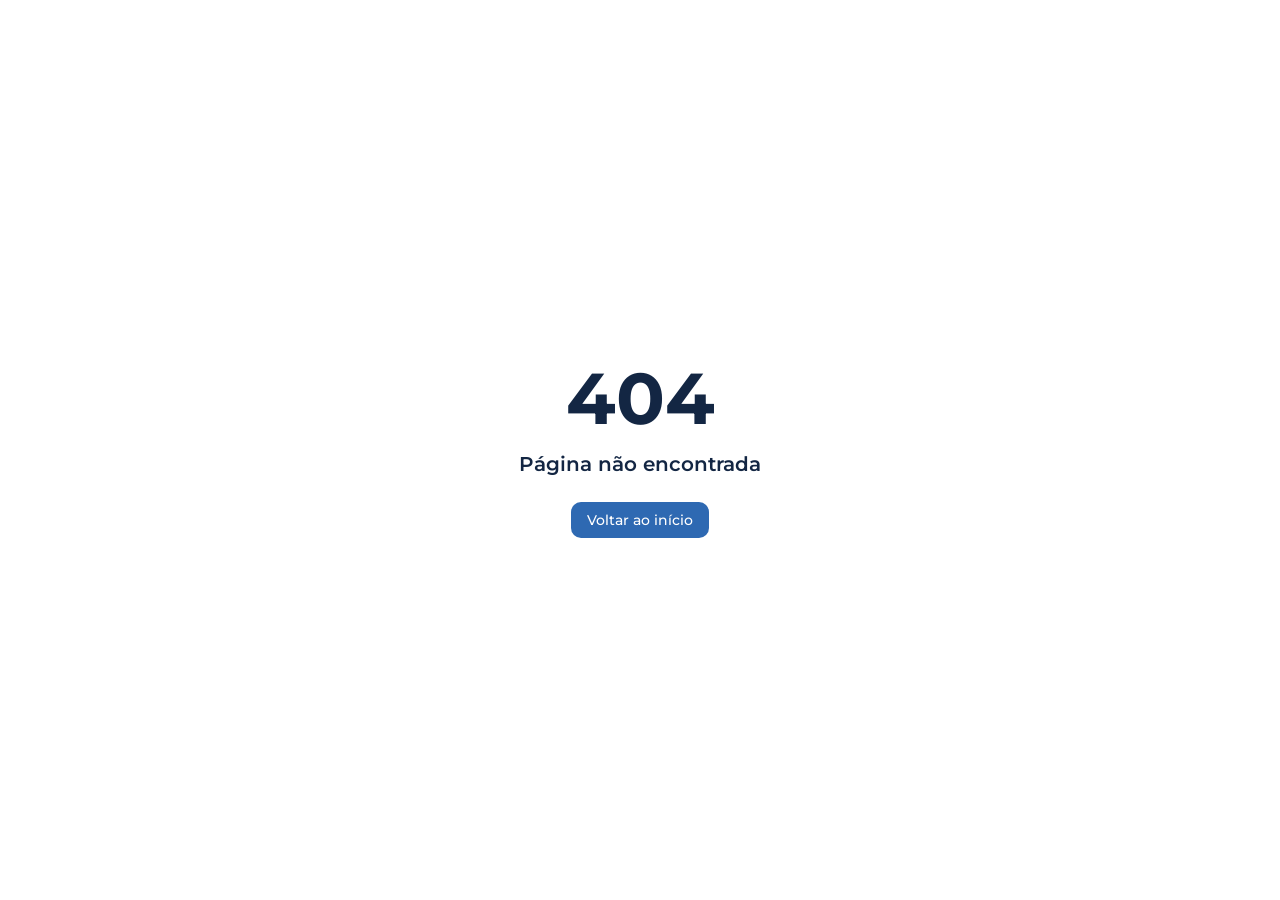
<file: index.html>
<!doctype html>
<html lang="pt-BR">
  <head>
    <meta charset="UTF-8" />
    <meta name="viewport" content="width=device-width, initial-scale=1.0" />
    <title>Kit Virgem Maria - Kit Católico Personalizado</title>
    <meta name="description" content="Faça uma doação para famílias carentes e receba um kit cristão personalizado. Participe dessa corrente de amor e solidariedade.">
    <meta name="author" content="Semente da Fé" />

    
    
    <meta property="og:type" content="website" />
    <meta property="og:image" content="https://pub-bb2e103a32db4e198524a2e9ed8f35b4.r2.dev/7fc516ab-1852-4035-8318-972e50f458ee/id-preview-ea966cdb--b2c753e5-8d35-4642-b5b5-dd414d9dac57.lovable.app-1779917899892.png">

    <meta name="twitter:card" content="summary_large_image" />
    <meta name="twitter:image" content="https://pub-bb2e103a32db4e198524a2e9ed8f35b4.r2.dev/7fc516ab-1852-4035-8318-972e50f458ee/id-preview-ea966cdb--b2c753e5-8d35-4642-b5b5-dd414d9dac57.lovable.app-1779917899892.png">
    
    

    <link rel="icon" href="/favicon.png" type="image/png" />
    <link rel="preconnect" href="https://fonts.googleapis.com" />
    <link rel="preconnect" href="https://fonts.gstatic.com" crossorigin />
    <link rel="stylesheet" href="https://fonts.googleapis.com/css2?family=Montserrat:wght@400;500;600;700;800;900&family=Playfair+Display:wght@500;600;700&display=swap" />
    <link rel="dns-prefetch" href="https://cdn.utmify.com.br" />
    <link rel="dns-prefetch" href="https://multi.paradisepags.com" />

    <script>
      // Integração PIX (PinguPag) - chama as funções /api/pix e /api/status (chave secreta fica no servidor)
      // Validação dos dados pessoais (CPF com dígito verificador, e-mail e telefone BR)
      window.kvmValid = {
        cpf: function (v) {
          v = String(v || '').replace(/\D/g, '');
          if (!/^\d{11}$/.test(v) || /^(\d)\1{10}$/.test(v)) return false;
          for (var t = 9; t <= 10; t++) {
            var s = 0; for (var i = 0; i < t; i++) s += Number(v[i]) * (t + 1 - i);
            if (((s * 10) % 11) % 10 !== Number(v[t])) return false;
          }
          return true;
        },
        email: function (v) { return /^[^\s@]+@[^\s@]+\.[^\s@]{2,}$/.test(String(v || '').trim()); },
        phone: function (v) {
          v = String(v || '').replace(/\D/g, '');
          if (v.length < 10 || v.length > 11) return false;
          if (Number(v.slice(0, 2)) < 11) return false;          // DDD válido (11-99)
          if (v.length === 11 && v[2] !== '9') return false;     // celular começa com 9
          return true;
        },
        name: function (v) { return /\S+\s+\S+/.test(String(v || '').trim()); }
      };
      window.kvmPix = async function (body) {
        try {
          try {
            var ck = function (n) { var m = document.cookie.match(new RegExp('(?:^|; )' + n + '=([^;]*)')); return m ? decodeURIComponent(m[1]) : ''; };
            var fbc = ck('_fbc'), fbclid = new URLSearchParams(location.search).get('fbclid') || (function () { try { return localStorage.getItem('fbclid'); } catch (e) { return null; } })();
            if (!fbc && fbclid) fbc = 'fb.1.' + Date.now() + '.' + fbclid;
            body.meta = { fbp: ck('_fbp'), fbc: fbc };
          } catch (e) {}
          var r = await fetch('/api/pix', { method: 'POST', headers: { 'Content-Type': 'application/json' }, body: JSON.stringify(body) });
          var d = await r.json().catch(function () { return {}; });
          if (!r.ok) return { data: null, error: new Error(d.error || 'Não foi possível gerar o PIX.') };
          return { data: d, error: null };
        } catch (e) { return { data: null, error: new Error('Falha de conexão. Tente novamente.') }; }
      };
      window.kvmPixStatus = async function (id) {
        try {
          var r = await fetch('/api/status?id=' + encodeURIComponent(id));
          if (!r.ok) return { data: null, error: new Error('erro') };
          return { data: await r.json(), error: null };
        } catch (e) { return { data: null, error: e }; }
      };
    </script>

    <script>
      window.pixelId = "6afbbcf3705730e049565bad";
      var a = document.createElement("script");
      a.setAttribute("async", "");
      a.setAttribute("defer", "");
      a.setAttribute("src", "https://cdn.utmify.com.br/scripts/pixel/pixel.js");
      document.head.appendChild(a);
    </script>


    <script>
      // Carrega o one-click.js do ParadisePags de forma tolerante.
      // Se o servidor responder 403/erro, ignoramos silenciosamente para
      // não poluir o console nem quebrar a página.
      (function () {
        var s = document.createElement('script');
        s.src = 'https://multi.paradisepags.com/assets/js/one-click.js?v=1765090082';
        s.defer = true;
        s.onerror = function () { /* silencioso: 403 ou bloqueio externo */ };
        document.head.appendChild(s);
      })();
    </script>
    <script src="https://multi.paradisepags.com/assets/js/one-click.js?v=1765090082" defer></script>

    <script
      src="https://cdn.utmify.com.br/scripts/utms/latest.js"
      data-utmify-prevent-xcod-sck
      data-utmify-prevent-subids
      async
      defer
    ></script>

    <meta property="og:title" content="Kit Virgem Maria - Kit Católico Personalizado">
  <meta name="twitter:title" content="Kit Virgem Maria - Kit Católico Personalizado">
  <meta property="og:description" content="Faça uma doação para famílias carentes e receba um kit cristão personalizado. Participe dessa corrente de amor e solidariedade.">
  <meta name="twitter:description" content="Faça uma doação para famílias carentes e receba um kit cristão personalizado. Participe dessa corrente de amor e solidariedade.">
  <script type="module" crossorigin src="/assets/index-CTp_elVW.js"></script>
  <link rel="stylesheet" crossorigin href="/assets/index-Bn5gBq1V.css">
    <!-- Meta Pixel Code -->
    <script>
    !function(f,b,e,v,n,t,s)
    {if(f.fbq)return;n=f.fbq=function(){n.callMethod?
    n.callMethod.apply(n,arguments):n.queue.push(arguments)};
    if(!f._fbq)f._fbq=n;n.push=n;n.loaded=!0;n.version='2.0';
    n.queue=[];t=b.createElement(e);t.async=!0;
    t.src=v;s=b.getElementsByTagName(e)[0];
    s.parentNode.insertBefore(t,s)}(window, document,'script',
    'https://connect.facebook.net/en_US/fbevents.js');
    fbq('init', '1875906393596468');
    fbq('track', 'PageView');
    </script>
    <noscript><img height="1" width="1" style="display:none"
    src="https://www.facebook.com/tr?id=1875906393596468&ev=PageView&noscript=1"
    /></noscript>
    <!-- End Meta Pixel Code -->
    <!-- Pop-up de saída (exit intent) -->
    <script>
    (function () {
      var ALLOWED = ['/', '/personalizar', '/endereco'];
      var shown = false;
      function ss(k, v) { try { if (v === undefined) return sessionStorage.getItem(k); sessionStorage.setItem(k, v); } catch (e) { return null; } }
      function fb(name) { try { if (typeof window.fbq === 'function') fbq('trackCustom', name); } catch (e) {} }

      function canShow() {
        if (shown || ss('kvm:exit')) return false;
        if (ALLOWED.indexOf(location.pathname.replace(/\/+$/, '') || '/') === -1) return false;
        if (ss('kvm:doacao')) return false;                           // já pagou: não incomoda
        if (document.querySelector('[data-kvm-pix]')) return false;   // está pagando o PIX
        if (document.querySelector('[role="dialog"]')) return false;  // outra janela aberta
        if (Date.now() - t0 < 5000) return false;                     // não nos primeiros segundos
        return true;
      }
      var t0 = Date.now();

      function css() {
        if (document.getElementById('kvm-exit-css')) return;
        var s = document.createElement('style'); s.id = 'kvm-exit-css';
        s.textContent =
          '#kvm-exit{position:fixed;inset:0;z-index:99999;display:flex;align-items:center;justify-content:center;padding:16px;background:rgba(15,27,51,.72);opacity:0;transition:opacity .25s ease}' +
          '#kvm-exit.on{opacity:1}' +
          '#kvm-exit .kx{position:relative;width:100%;max-width:400px;background:#fff;border-radius:24px;overflow:hidden;box-shadow:0 24px 70px rgba(0,0,0,.45);transform:translateY(18px) scale(.96);transition:transform .3s cubic-bezier(.2,1.2,.4,1);font-family:inherit}' +
          '#kvm-exit.on .kx{transform:none}' +
          '#kvm-exit .kx-img{height:150px;background:#1e3a6e center/cover no-repeat;position:relative}' +
          '#kvm-exit .kx-img:after{content:"";position:absolute;inset:0;background:linear-gradient(180deg,rgba(30,58,110,.05) 30%,rgba(30,58,110,.85))}' +
          '#kvm-exit .kx-tag{position:absolute;left:50%;bottom:12px;transform:translateX(-50%);z-index:1;background:#f5b301;color:#2a1d00;font-weight:800;font-size:11px;letter-spacing:1.2px;padding:6px 12px;border-radius:999px;white-space:nowrap}' +
          '#kvm-exit .kx-x{position:absolute;top:10px;right:10px;z-index:2;width:34px;height:34px;border-radius:17px;border:0;background:rgba(255,255,255,.92);color:#1e3a6e;font-size:20px;line-height:1;cursor:pointer;font-weight:700}' +
          '#kvm-exit .kx-b{padding:20px 20px 18px;text-align:center}' +
          '#kvm-exit h2{font-family:"Playfair Display",serif;color:#1e3a6e;font-size:25px;line-height:1.2;font-weight:700}' +
          '#kvm-exit p{color:#5b6b86;font-size:14.5px;line-height:1.55;margin-top:10px}' +
          '#kvm-exit p b{color:#1f2a44}' +
          '#kvm-exit .kx-pts{margin-top:14px;background:#f4f8ff;border:1px solid #dbe6f7;border-radius:14px;padding:10px 12px;text-align:left}' +
          '#kvm-exit .kx-pts div{font-size:13px;font-weight:600;color:#334155;padding:3px 0}' +
          '#kvm-exit .kx-cta{display:block;width:100%;margin-top:16px;border:0;border-radius:14px;padding:16px 10px;font-weight:800;font-size:15.5px;font-family:inherit;color:#2a1d00;background:linear-gradient(180deg,#fbc82e,#e8a000);box-shadow:0 10px 24px rgba(232,160,0,.5);cursor:pointer;letter-spacing:.3px}' +
          '#kvm-exit .kx-no{display:block;margin:12px auto 0;background:none;border:0;color:#64748b;font-weight:700;font-size:13px;font-family:inherit;text-decoration:underline;cursor:pointer}' +
          '#kvm-exit .kx:focus{outline:none}#kvm-exit .kx-cta:focus-visible,#kvm-exit .kx-no:focus-visible,#kvm-exit .kx-x:focus-visible{outline:3px solid #1e3a6e;outline-offset:2px}' +
          '#kvm-exit .kx-s{margin-top:10px;font-size:11px;color:#94a3b8}' +
          '@media (prefers-reduced-motion:reduce){#kvm-exit,#kvm-exit .kx{transition:none}}';
        document.head.appendChild(s);
      }

      function open() {
        if (!canShow()) return;
        shown = true; ss('kvm:exit', '1'); css();
        var home = (location.pathname.replace(/\/+$/, '') || '/') === '/';
        var el = document.createElement('div');
        el.id = 'kvm-exit'; el.setAttribute('role', 'alertdialog'); el.setAttribute('aria-modal', 'true'); el.setAttribute('aria-labelledby', 'kx-t');
        el.innerHTML =
          '<div class="kx">' +
            '<button class="kx-x" type="button" aria-label="Fechar">×</button>' +
            '<div class="kx-img" style="background-image:url(/assets/kit-novembro-3-foto-1-Rfr7Tutd.webp)"><span class="kx-tag">🙏 ESPERE UM POUCO</span></div>' +
            '<div class="kx-b">' +
              (home
                ? '<h2 id="kx-t">Uma família conta com você neste Natal</h2>' +
                  '<p>Com a sua doação, famílias carentes recebem <b>alimento e esperança</b>. E, em gratidão, você ainda recebe o <b>Kit Virgem Maria</b>. Dá para ajudar em menos de 2 minutos.</p>' +
                  '<div class="kx-pts"><div>✓ Doe a partir de R$ 30 via PIX</div><div>✓ Receba o Kit Virgem Maria em agradecimento</div><div>✓ Cada doação vira itens essenciais para quem precisa</div></div>' +
                  '<button class="kx-cta" type="button" data-go>❤️ QUERO AJUDAR AGORA</button>'
                : '<h2 id="kx-t">Falta só um passo para ajudar</h2>' +
                  '<p>Sua doação está <b>quase pronta</b>. Conclua agora e ajude uma família a ter um Natal com mais fé, mesa farta e esperança. Leva menos de 2 minutos.</p>' +
                  '<button class="kx-cta" type="button" data-go>🙏 CONTINUAR MINHA DOAÇÃO</button>') +
              '<button class="kx-no" type="button" data-no>Agora não</button>' +
              '<div class="kx-s">🔒 Pagamento seguro via PIX</div>' +
            '</div>' +
          '</div>';
        document.body.appendChild(el);
        var prev = document.body.style.overflow; document.body.style.overflow = 'hidden';
        requestAnimationFrame(function () { el.classList.add('on'); });
        fb('ExitPopupVisto');

        function close(evt) {
          document.removeEventListener('keydown', onKey, true);
          document.body.style.overflow = prev;
          el.classList.remove('on');
          setTimeout(function () { el.parentNode && el.parentNode.removeChild(el); }, 260);
          if (evt) fb(evt);
        }
        function onKey(e) { if (e.key === 'Escape') close('ExitPopupFechou'); }
        document.addEventListener('keydown', onKey, true);
        el.addEventListener('click', function (e) {
          if (e.target === el) return close('ExitPopupFechou');
          if (e.target.closest('.kx-x') || e.target.closest('[data-no]')) return close('ExitPopupFechou');
          if (e.target.closest('[data-go]')) {
            close('ExitPopupCliqueAjudar');
            if (home) { var p = document.getElementById('produto'); p && p.scrollIntoView({ behavior: 'smooth', block: 'start' }); }
          }
        });
        var box = el.querySelector('.kx'); box.setAttribute('tabindex', '-1'); box.focus({ preventScroll: true });
      }

      // Computador: o mouse sai da janela pela parte de cima (indo para abas, favoritos ou fechar)
      document.addEventListener('mouseout', function (e) {
        if (!e.relatedTarget && e.clientY <= 0) open();
      });
      // Celular: rolagem rápida para cima (gesto típico de quem vai à barra de endereço / voltar)
      var lastY = window.scrollY, lastT = Date.now();
      window.addEventListener('scroll', function () {
        var y = window.scrollY, t = Date.now(), dy = lastY - y, dt = Math.max(1, t - lastT);
        if (dy >= 500 && dy / dt > 1.5 && 'ontouchstart' in window) open();
        lastY = y; lastT = t;
      }, { passive: true });
    })();
    </script>

    <!-- Eventos do Meta Pixel (funil completo, sem duplicar) -->
    <script>
    (function () {
      var CUR = 'BRL', mem = {};
      function ok() { return typeof window.fbq === 'function'; }
      // Trava: devolve true só na 1ª vez (por sessão do navegador; "persist" = permanente neste navegador)
      function first(key, persist) {
        try {
          var st = persist ? localStorage : sessionStorage;
          if (st.getItem('kvm:ev:' + key)) return false;
          st.setItem('kvm:ev:' + key, '1'); return true;
        } catch (e) { if (mem[key]) return false; mem[key] = 1; return true; }
      }
      var sid; try { sid = sessionStorage.getItem('kvm:sid'); if (!sid) { sid = Math.random().toString(36).slice(2, 10); sessionStorage.setItem('kvm:sid', sid); } } catch (e) { sid = 'x'; }
      // Evento padrão, sempre com eventID (deduplicação na Meta) e uma única vez por "key"
      function std(key, name, params, eid, persist) {
        if (!first(key, persist)) return;
        try { if (ok()) fbq('track', name, params || {}, { eventID: eid || (name + '-' + sid + '-' + key) }); } catch (e) {}
      }
      function custom(key, name, params) {
        if (!first(key)) return;
        try { if (ok()) fbq('trackCustom', name, params || {}); } catch (e) {}
      }
      // Compra: 1 única vez por venda, mesmo em outra aba/recarregando. eventID = o mesmo usado no servidor (API de Conversões).
      window.kvmPurchase = function (reference, value, name) {
        std('purchase:' + reference, 'Purchase', { value: value, currency: CUR, content_type: 'product', content_name: name || 'Kit Virgem Maria', num_items: 1 }, 'purchase-' + reference, true);
      };
      window.kvmPixGenerated = function (id, value) {
        custom('pixgen:' + id, 'PixGerado', { value: value, currency: CUR });
        std('pay:' + value, 'AddPaymentInfo', { value: value, currency: CUR, content_type: 'product' });
        std('lead:' + value, 'Lead', { value: value, currency: CUR, content_name: 'Kit Virgem Maria' });
      };
      window.kvmPixCopied = function (id, value) { custom('pixcopy:' + id, 'PixCopiado', { value: value, currency: CUR }); };
      window.kvmFinalizeClick = function (value) { custom('fin:' + value, 'FinalizarClick', { value: value, currency: CUR }); };

      var lastPath = null, lastKey = '', lastAt = 0;
      function onRoute() {
        var path = location.pathname || '/', qs = new URLSearchParams(location.search);
        var valor = parseFloat(qs.get('valor')), has = isFinite(valor) && valor > 0;
        var key = path + '|' + (has ? valor : '');
        var now = Date.now();
        if (key === lastKey && now - lastAt < 2000) return; // pushState + replaceState seguidos = 1 só
        lastKey = key; lastAt = now;
        if (lastPath !== null && path !== lastPath) { try { if (ok()) fbq('track', 'PageView'); } catch (e) {} } // 1º PageView é do próprio pixel
        if (lastPath === path) return; // mudou só a query: não repete eventos
        lastPath = path;
        if (path === '/' || path === '') {
          std('vc:home', 'ViewContent', { content_name: 'Kit Virgem Maria', content_type: 'product', content_category: 'Doação', currency: CUR });
        } else if (path.indexOf('/personalizar') === 0) {
          var p = { currency: CUR, content_type: 'product', content_name: 'Kit Virgem Maria', num_items: 1 };
          if (has) p.value = valor;
          std('atc:' + valor, 'AddToCart', p);
          std('ic:' + valor, 'InitiateCheckout', p);
          custom('pers:' + valor, 'Personalizar', has ? { value: valor, currency: CUR } : {});
        } else if (path.indexOf('/endereco') === 0) {
          custom('end:' + valor, 'EnderecoEtapa', has ? { value: valor, currency: CUR } : {});
        } else if (path.indexOf('/upsell') === 0) {
          std('vc:upsell', 'ViewContent', { content_name: 'Quadro Nossa Senhora Aparecida', content_type: 'product', value: 29.9, currency: CUR });
          custom('upsell', 'UpsellVisto', { value: 29.9, currency: CUR });
        }
      }
      ['pushState', 'replaceState'].forEach(function (m) {
        var orig = history[m];
        history[m] = function () { var r = orig.apply(this, arguments); setTimeout(onRoute, 0); return r; };
      });
      window.addEventListener('popstate', function () { setTimeout(onRoute, 0); });
      if (document.readyState === 'loading') document.addEventListener('DOMContentLoaded', onRoute); else onRoute();

      window.addEventListener('scroll', function () {
        var d = document.documentElement, pct = (d.scrollTop + window.innerHeight) / d.scrollHeight * 100;
        if (pct >= 50) custom('s50', 'Scroll50');
        if (pct >= 90) custom('s90', 'Scroll90');
      }, { passive: true });
      setTimeout(function () { custom('t30', 'Tempo30s'); }, 30000);
      setTimeout(function () { custom('t60', 'Tempo60s'); }, 60000);
    })();
    </script>
</head>
  <body>
    <div id="root"></div>
    <script>
      (function () {
        var UTMS = ['utm_source','utm_medium','utm_campaign','utm_content','utm_term','src','sck','fbclid','gclid'];
        try {
          // Parâmetros salvos no navegador valem por 30 dias (quem volta depois mantém a origem da campanha)
          try {
            var ts = Number(localStorage.getItem('kvm:utm_ts') || 0);
            if (ts && Date.now() - ts > 30 * 864e5) {
              UTMS.forEach(function (k) { try { localStorage.removeItem(k); sessionStorage.removeItem(k); } catch (e) {} });
              localStorage.removeItem('kvm:utm_ts');
            }
          } catch (e) {}
          var params = new URLSearchParams(window.location.search);
          // Se a URL trouxe parâmetros de campanha, eles substituem os antigos (nunca mistura campanhas diferentes)
          var hasAny = UTMS.some(function (k) { return !!params.get(k); });
          if (hasAny) { try { localStorage.setItem('kvm:utm_ts', String(Date.now())); } catch (e) {} }
          if (hasAny) UTMS.forEach(function (k) {
            try { localStorage.removeItem(k); } catch (e) {}
            try { sessionStorage.removeItem(k); } catch (e) {}
          });
          UTMS.forEach(function (k) {
            var v = params.get(k);
            if (v) {
              try { localStorage.setItem(k, v); } catch (e) {}
              try { sessionStorage.setItem(k, v); } catch (e) {}
            }
          });
        } catch (e) {}

        function readUtm(k) {
          try { return localStorage.getItem(k) || sessionStorage.getItem(k); }
          catch (e) { return null; }
        }

        window.attachUtmParams = function (href) {
          try {
            var url = new URL(href, window.location.origin);
            UTMS.forEach(function (k) {
              var v = readUtm(k);
              if (v && !url.searchParams.get(k)) url.searchParams.set(k, v);
            });
            return url.toString();
          } catch (e) { return href; }
        };

        // Navegação interna (SPA): mantém os parâmetros de campanha em /personalizar, /endereco, /upsell...
        function keepParams(url) {
          try {
            var u = new URL(String(url), window.location.origin);
            if (u.origin !== window.location.origin) return url;
            var changed = false;
            UTMS.forEach(function (k) {
              if (!u.searchParams.get(k)) {
                var v = readUtm(k);
                if (v) { u.searchParams.set(k, v); changed = true; }
              }
            });
            return changed ? u.pathname + u.search + u.hash : url;
          } catch (e) { return url; }
        }
        ['pushState', 'replaceState'].forEach(function (m) {
          var orig = history[m];
          history[m] = function (state, title, url) {
            return orig.call(this, state, title, url == null ? url : keepParams(url));
          };
        });
        // Recarregou / entrou direto numa tela interna: recoloca os parâmetros na URL
        try {
          var cur = window.location.pathname + window.location.search + window.location.hash;
          if (keepParams(cur) !== cur) history.replaceState(history.state, '', cur);
        } catch (e) {}

        function decorateLinks() {
          document.querySelectorAll('a[href]').forEach(function (link) {
            try {
              var url = new URL(link.href);
              var changed = false;
              UTMS.forEach(function (k) {
                var v = readUtm(k);
                if (v && !url.searchParams.get(k)) {
                  url.searchParams.set(k, v);
                  changed = true;
                }
              });
              if (changed) link.href = url.toString();
            } catch (e) {}
          });
        }

        // Initial pass + observe SPA-rendered links
        if (document.readyState === 'loading') {
          document.addEventListener('DOMContentLoaded', decorateLinks);
        } else {
          decorateLinks();
        }
        try {
          var mo = new MutationObserver(function () { decorateLinks(); });
          mo.observe(document.documentElement, { childList: true, subtree: true });
        } catch (e) {}
      })();
    </script>
  </body>
</html>
</file>
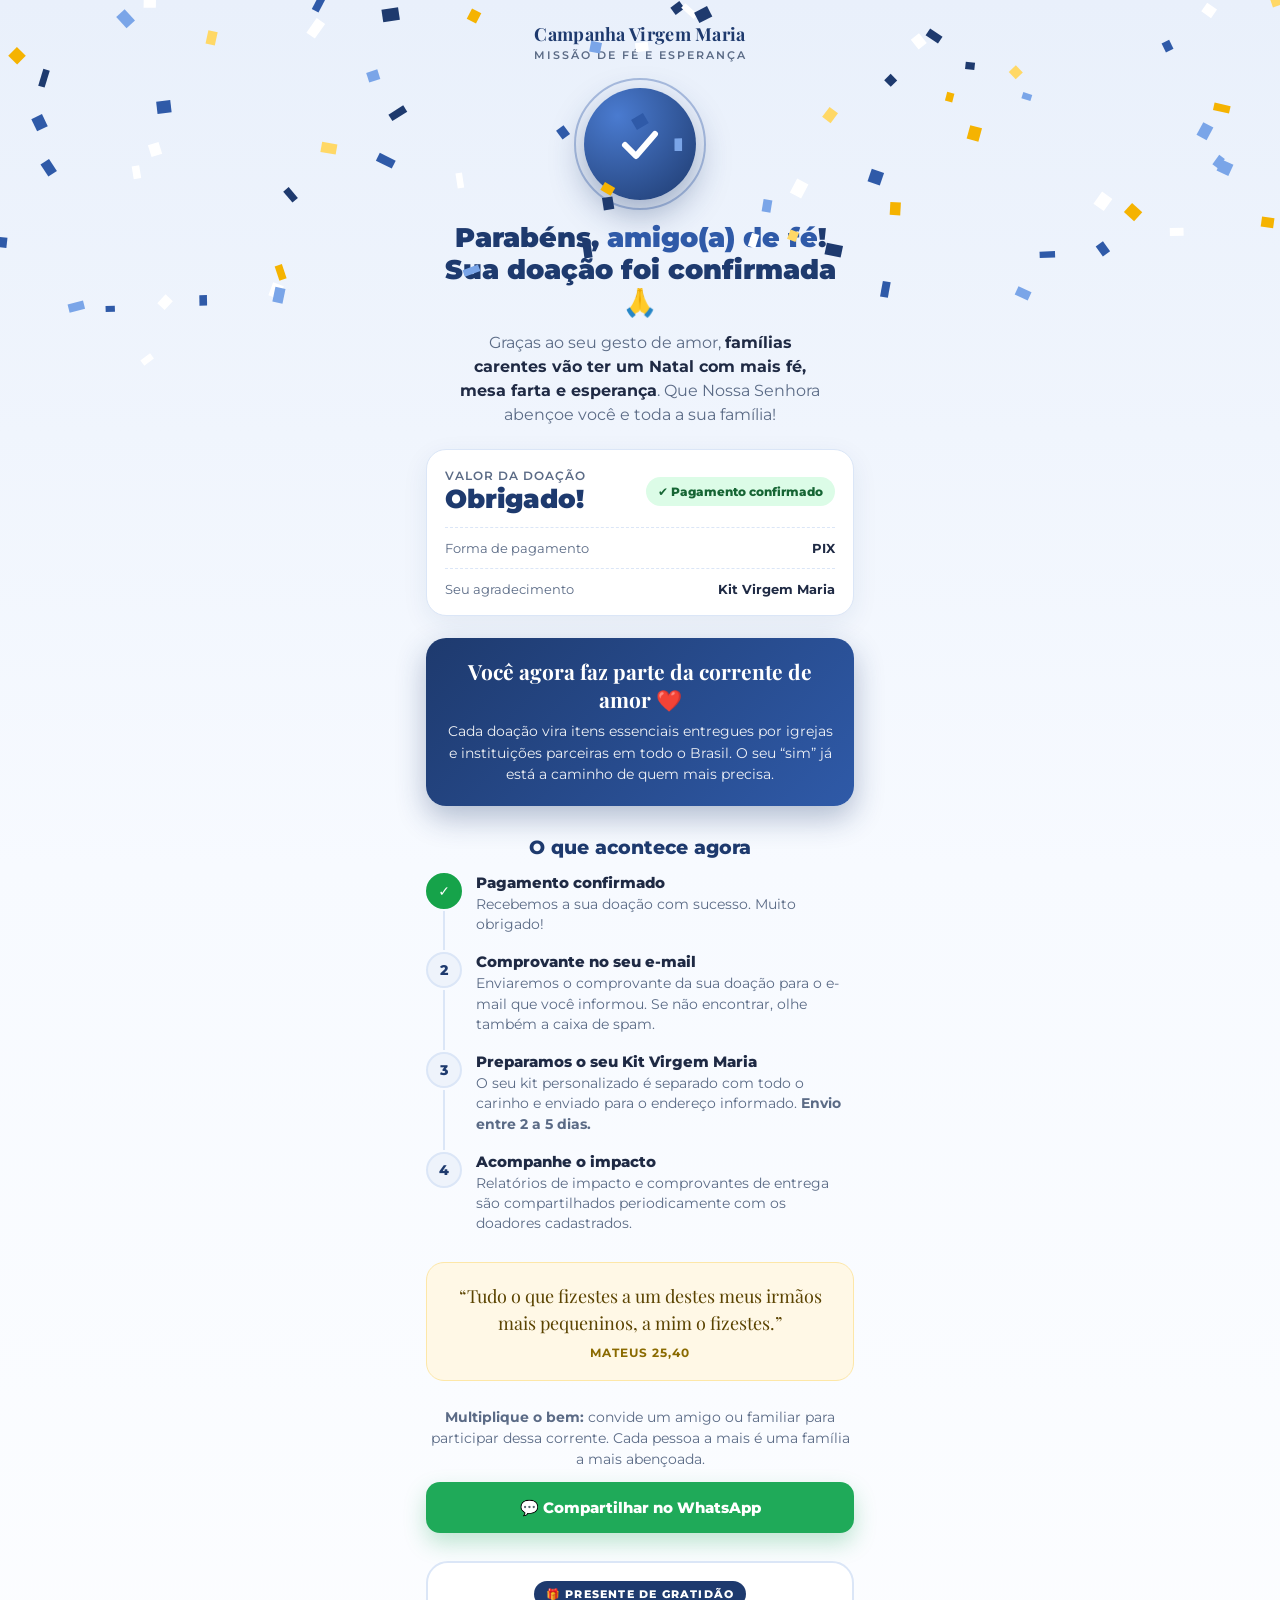
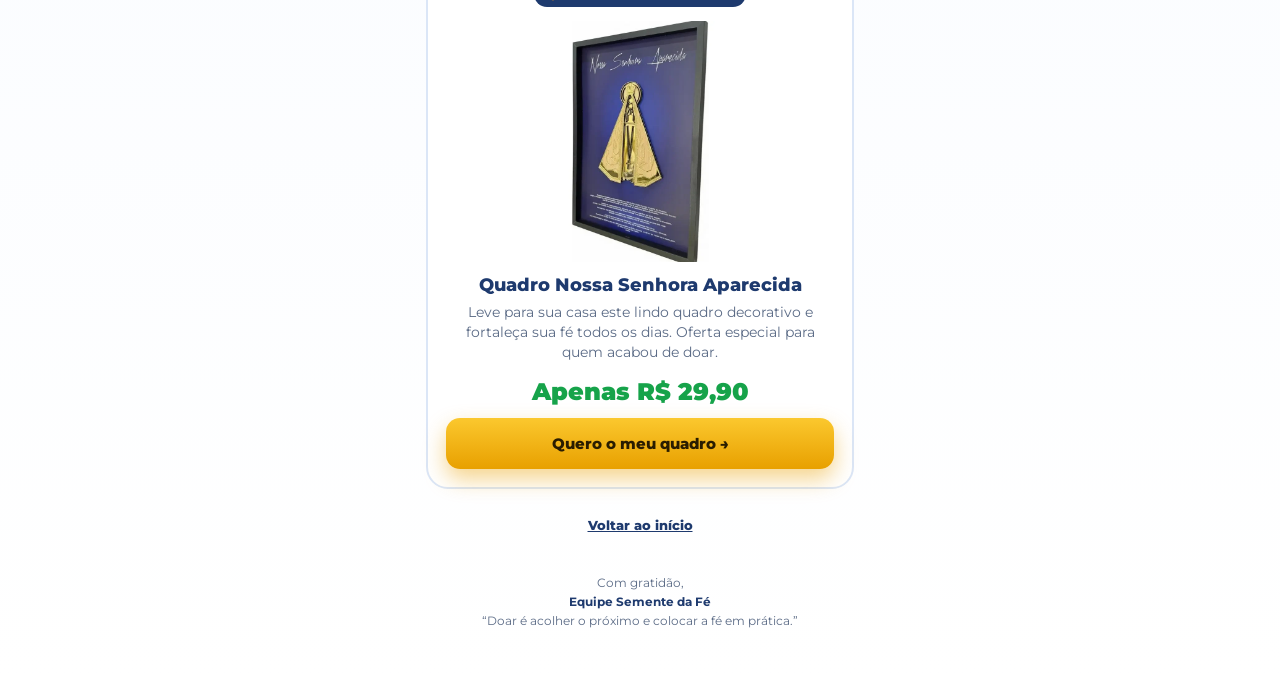
<file: confirmado.html>
<!doctype html>
<html lang="pt-BR">
  <head>
    <meta charset="UTF-8" />
    <meta name="viewport" content="width=device-width, initial-scale=1.0" />
    <title>Doação confirmada! Obrigado - Kit Virgem Maria</title>
    <meta name="robots" content="noindex, nofollow" />
    <meta name="description" content="Sua doação foi confirmada. Obrigado por fazer parte dessa corrente de amor e solidariedade." />
    <link rel="icon" href="/favicon.png" type="image/png" />
    <link rel="preconnect" href="https://fonts.googleapis.com" />
    <link rel="preconnect" href="https://fonts.gstatic.com" crossorigin />
    <link rel="stylesheet" href="https://fonts.googleapis.com/css2?family=Montserrat:wght@400;500;600;700;800;900&family=Playfair+Display:wght@500;600;700&display=swap" />

    <style>
      :root {
        --navy: #1e3a6e; --blue: #2f5aa8; --sky: #eef3fb; --sky2: #dbe6f7;
        --gold: #f5b301; --ink: #1f2a44; --muted: #5b6b86; --green: #16a34a;
      }
      * { box-sizing: border-box; margin: 0; padding: 0; }
      html { -webkit-text-size-adjust: 100%; }
      body {
        font-family: "Montserrat", system-ui, sans-serif; color: var(--ink);
        background: linear-gradient(180deg, #e9f0fb 0%, #f7faff 38%, #ffffff 100%); min-height: 100vh;
      }
      .wrap { max-width: 460px; margin: 0 auto; padding: 22px 16px 48px; }
      canvas#confetti { position: fixed; inset: 0; pointer-events: none; z-index: 5; }

      /* Topo */
      .brand { text-align: center; font-family: "Playfair Display", serif; font-weight: 700; color: var(--navy); font-size: 18px; letter-spacing: .3px; }
      .brand small { display: block; font-family: "Montserrat", sans-serif; font-weight: 600; font-size: 11px; color: var(--muted); letter-spacing: 2px; text-transform: uppercase; margin-top: 2px; }

      /* Selo animado */
      .seal { width: 112px; height: 112px; margin: 26px auto 0; position: relative; }
      .seal .ring { position: absolute; inset: 0; border-radius: 50%; background: radial-gradient(circle at 30% 25%, #4a7bd0, var(--navy)); box-shadow: 0 14px 34px rgba(30,58,110,.38); animation: pop .6s cubic-bezier(.2,1.4,.4,1) both; }
      .seal .halo { position: absolute; inset: -10px; border-radius: 50%; border: 2px solid rgba(47,90,168,.35); animation: halo 2.2s ease-out infinite; }
      .seal svg { position: absolute; inset: 0; margin: auto; width: 56px; height: 56px; }
      .seal path { stroke: #fff; stroke-width: 6; fill: none; stroke-linecap: round; stroke-linejoin: round; stroke-dasharray: 60; stroke-dashoffset: 60; animation: draw .7s .45s ease forwards; }
      @keyframes pop { from { transform: scale(.2); opacity: 0 } to { transform: scale(1); opacity: 1 } }
      @keyframes halo { 0% { transform: scale(.9); opacity: .9 } 100% { transform: scale(1.35); opacity: 0 } }
      @keyframes draw { to { stroke-dashoffset: 0 } }

      h1 { text-align: center; margin-top: 22px; font-size: 27px; line-height: 1.2; font-weight: 900; color: var(--navy); }
      h1 .nome { color: var(--blue); }
      .lead { text-align: center; margin: 12px auto 0; max-width: 380px; font-size: 15.5px; line-height: 1.55; color: var(--muted); }
      .lead b { color: var(--ink); }

      /* Resumo */
      .card { background: #fff; border: 1px solid var(--sky2); border-radius: 20px; padding: 18px; margin-top: 22px; box-shadow: 0 8px 26px rgba(30,58,110,.08); }
      .sum { display: flex; align-items: center; justify-content: space-between; gap: 10px; }
      .sum .k { font-size: 12px; color: var(--muted); font-weight: 600; text-transform: uppercase; letter-spacing: 1px; }
      .sum .v { font-size: 26px; font-weight: 900; color: var(--navy); }
      .pill { display: inline-flex; align-items: center; gap: 6px; background: #dcfce7; color: #166534; font-weight: 800; font-size: 12px; padding: 7px 12px; border-radius: 999px; }
      .row { display: flex; justify-content: space-between; font-size: 13px; padding-top: 12px; margin-top: 12px; border-top: 1px dashed var(--sky2); color: var(--muted); }
      .row b { color: var(--ink); }

      /* Corrente */
      .chain { margin-top: 22px; border-radius: 20px; padding: 20px 18px; text-align: center; color: #fff; background: linear-gradient(135deg, var(--navy), var(--blue)); box-shadow: 0 12px 30px rgba(30,58,110,.32); }
      .chain h2 { font-family: "Playfair Display", serif; font-size: 21px; line-height: 1.3; }
      .chain p { margin-top: 8px; font-size: 14px; line-height: 1.55; opacity: .92; }

      h3.sec { margin: 30px 0 4px; text-align: center; font-size: 19px; font-weight: 800; color: var(--navy); }
      .steps { margin-top: 14px; position: relative; }
      .step { display: flex; gap: 14px; padding-bottom: 18px; position: relative; }
      .step:not(:last-child)::before { content: ""; position: absolute; left: 17px; top: 38px; bottom: 2px; width: 2px; background: var(--sky2); }
      .dot { flex: 0 0 36px; height: 36px; border-radius: 50%; background: var(--sky); color: var(--navy); border: 2px solid var(--sky2); font-weight: 800; display: flex; align-items: center; justify-content: center; font-size: 14px; }
      .step.done .dot { background: var(--green); border-color: var(--green); color: #fff; }
      .step h4 { font-size: 15px; font-weight: 800; color: var(--ink); }
      .step p { font-size: 13.5px; line-height: 1.5; color: var(--muted); margin-top: 2px; }

      /* Versículo */
      .verse { margin-top: 10px; padding: 20px 18px; background: #fff8e6; border: 1px solid #fde7a8; border-radius: 18px; text-align: center; }
      .verse q { font-family: "Playfair Display", serif; font-size: 18px; line-height: 1.5; color: #5a4300; quotes: none; display: block; }
      .verse span { display: block; margin-top: 8px; font-size: 12px; font-weight: 700; color: #8a6a00; letter-spacing: 1px; }

      /* Botões */
      .btn { display: flex; align-items: center; justify-content: center; gap: 8px; width: 100%; border: 0; border-radius: 14px; padding: 16px; font: 800 15px "Montserrat", sans-serif; text-decoration: none; cursor: pointer; }
      .btn.primary { color: #2a1d00; background: linear-gradient(180deg, #fbc82e, #e8a000); box-shadow: 0 10px 22px rgba(232,160,0,.45); }
      .btn.wa { color: #fff; background: #1faa59; box-shadow: 0 10px 22px rgba(31,170,89,.28); }
      .btn.ghost { color: var(--navy); background: transparent; font-size: 13px; text-decoration: underline; padding: 10px; }

      .share { margin-top: 26px; text-align: center; }
      .share p { font-size: 14px; color: var(--muted); line-height: 1.5; margin-bottom: 12px; }

      /* Oferta */
      .offer { margin-top: 28px; border: 2px solid var(--sky2); border-radius: 22px; padding: 18px; background: #fff; text-align: center; }
      .offer .tag { display: inline-block; background: var(--navy); color: #fff; font-size: 11px; font-weight: 800; letter-spacing: 1.2px; padding: 6px 12px; border-radius: 999px; text-transform: uppercase; }
      .offer img { width: 150px; height: auto; margin: 14px auto 0; display: block; }
      .offer h3 { margin-top: 12px; font-size: 18px; font-weight: 800; color: var(--navy); }
      .offer p { margin: 6px 0 14px; font-size: 13.5px; color: var(--muted); line-height: 1.5; }
      .offer .price { font-size: 24px; font-weight: 900; color: var(--green); margin-bottom: 12px; }

      footer { text-align: center; margin-top: 30px; font-size: 12px; color: var(--muted); line-height: 1.6; }
      footer b { color: var(--navy); }
      .fade { opacity: 0; transform: translateY(14px); animation: up .6s ease forwards; }
      @keyframes up { to { opacity: 1; transform: none } }
      [hidden] { display: none !important; }
    </style>

    <!-- Meta Pixel -->
    <script>
    !function(f,b,e,v,n,t,s)
    {if(f.fbq)return;n=f.fbq=function(){n.callMethod?
    n.callMethod.apply(n,arguments):n.queue.push(arguments)};
    if(!f._fbq)f._fbq=n;n.push=n;n.loaded=!0;n.version='2.0';
    n.queue=[];t=b.createElement(e);t.async=!0;
    t.src=v;s=b.getElementsByTagName(e)[0];
    s.parentNode.insertBefore(t,s)}(window, document,'script',
    'https://connect.facebook.net/en_US/fbevents.js');
    fbq('init', '1875906393596468');
    fbq('track', 'PageView');
    </script>
    <noscript><img height="1" width="1" style="display:none" src="https://www.facebook.com/tr?id=1875906393596468&ev=PageView&noscript=1" /></noscript>

    <!-- Utmify -->
    <script>
      window.pixelId = "6afbbcf3705730e049565bad";
      var a = document.createElement("script");
      a.setAttribute("async", ""); a.setAttribute("defer", "");
      a.setAttribute("src", "https://cdn.utmify.com.br/scripts/pixel/pixel.js");
      document.head.appendChild(a);
    </script>
    <script src="https://cdn.utmify.com.br/scripts/utms/latest.js" data-utmify-prevent-xcod-sck data-utmify-prevent-subids async defer></script>
  </head>

  <body>
    <canvas id="confetti"></canvas>

    <main class="wrap">
      <div class="brand fade">Campanha Virgem Maria<small>Missão de Fé e Esperança</small></div>

      <div class="seal">
        <div class="halo"></div>
        <div class="ring"></div>
        <svg viewBox="0 0 56 56" aria-hidden="true"><path d="M13 29 L24 40 L43 18" /></svg>
      </div>

      <h1 class="fade" style="animation-delay:.2s">Parabéns<span id="comma">,</span> <span class="nome" id="nome"></span>!<br />Sua doação foi confirmada 🙏</h1>
      <p class="lead fade" style="animation-delay:.3s">
        Graças ao seu gesto de amor, <b>famílias carentes vão ter um Natal com mais fé, mesa farta e esperança</b>.
        Que Nossa Senhora abençoe você e toda a sua família!
      </p>

      <section class="card fade" style="animation-delay:.4s">
        <div class="sum">
          <div><div class="k">Valor da doação</div><div class="v" id="valor">R$ --</div></div>
          <span class="pill">✔ Pagamento confirmado</span>
        </div>
        <div class="row"><span>Forma de pagamento</span><b>PIX</b></div>
        <div class="row" id="rowKit"><span>Seu agradecimento</span><b>Kit Virgem Maria</b></div>
      </section>

      <section class="chain fade" style="animation-delay:.5s">
        <h2>Você agora faz parte da corrente de amor ❤️</h2>
        <p>Cada doação vira itens essenciais entregues por igrejas e instituições parceiras em todo o Brasil. O seu “sim” já está a caminho de quem mais precisa.</p>
      </section>

      <h3 class="sec">O que acontece agora</h3>
      <div class="steps">
        <div class="step done"><div class="dot">✓</div><div><h4>Pagamento confirmado</h4><p>Recebemos a sua doação com sucesso. Muito obrigado!</p></div></div>
        <div class="step"><div class="dot">2</div><div><h4>Comprovante no seu e-mail</h4><p>Enviaremos o comprovante da sua doação para o e-mail que você informou. Se não encontrar, olhe também a caixa de spam.</p></div></div>
        <div class="step"><div class="dot">3</div><div><h4>Preparamos o seu Kit Virgem Maria</h4><p>O seu kit personalizado é separado com todo o carinho e enviado para o endereço informado. <b>Envio entre 2 a 5 dias.</b></p></div></div>
        <div class="step"><div class="dot">4</div><div><h4>Acompanhe o impacto</h4><p>Relatórios de impacto e comprovantes de entrega são compartilhados periodicamente com os doadores cadastrados.</p></div></div>
      </div>

      <div class="verse fade" style="animation-delay:.6s">
        <q>“Tudo o que fizestes a um destes meus irmãos mais pequeninos, a mim o fizestes.”</q>
        <span>MATEUS 25,40</span>
      </div>

      <section class="share">
        <p><b>Multiplique o bem:</b> convide um amigo ou familiar para participar dessa corrente. Cada pessoa a mais é uma família a mais abençoada.</p>
        <a class="btn wa" id="wa" target="_blank" rel="noopener">💬 Compartilhar no WhatsApp</a>
      </section>

      <!-- Oferta (só aparece para quem ainda não comprou o quadro) -->
      <section class="offer" id="offer">
        <span class="tag">🎁 Presente de gratidão</span>
        <img src="/assets/quadro-nossa-senhora-q6-icbsC.webp" alt="Quadro decorativo de Nossa Senhora Aparecida" width="485" height="780" loading="lazy" />
        <h3>Quadro Nossa Senhora Aparecida</h3>
        <p>Leve para sua casa este lindo quadro decorativo e fortaleça sua fé todos os dias. Oferta especial para quem acabou de doar.</p>
        <div class="price">Apenas R$ 29,90</div>
        <a class="btn primary" href="/upsell" id="offerBtn">Quero o meu quadro →</a>
      </section>

      <section class="offer" id="thanksQuadro" hidden>
        <span class="tag">✔ Quadro garantido</span>
        <h3 style="margin-top:14px">Seu quadro de Nossa Senhora Aparecida está confirmado!</h3>
        <p>Ele será enviado em breve para o endereço informado. Que ele traga bênçãos para o seu lar. 🙏</p>
      </section>

      <div style="text-align:center;margin-top:18px"><a class="btn ghost" href="/">Voltar ao início</a></div>

      <footer>
        Com gratidão,<br /><b>Equipe Semente da Fé</b><br />
        “Doar é acolher o próximo e colocar a fé em prática.”
      </footer>
    </main>

    <script>
      (function () {
        var qs = new URLSearchParams(location.search);
        var tipo = qs.get('tipo') === 'quadro' ? 'quadro' : 'doacao';
        var valor = parseFloat(qs.get('valor'));
        var ref = qs.get('ref') || '';
        var cliente = null;
        try { cliente = JSON.parse(sessionStorage.getItem('kvm:cliente') || 'null'); } catch (e) {}

        // Parâmetros de campanha: guarda os que vieram na URL e repassa nos links (início e oferta)
        var UT = ['utm_source','utm_medium','utm_campaign','utm_content','utm_term','src','sck','fbclid','gclid'];
        function rd(k) { try { return localStorage.getItem(k) || sessionStorage.getItem(k); } catch (e) { return null; } }
        UT.forEach(function (k) { var v = qs.get(k); if (v) { try { localStorage.setItem(k, v); sessionStorage.setItem(k, v); } catch (e) {} } });
        document.querySelectorAll('a[href="/upsell"], a[href="/"]').forEach(function (a) {
          var u = new URL(a.getAttribute('href'), location.origin);
          UT.forEach(function (k) { var v = rd(k); if (v) u.searchParams.set(k, v); });
          a.setAttribute('href', u.pathname + u.search);
        });

        // Nome (primeiro nome, capitalizado)
        var nome = '';
        if (cliente && cliente.name) {
          nome = String(cliente.name).trim().split(/\s+/)[0];
          nome = nome.charAt(0).toUpperCase() + nome.slice(1).toLowerCase();
        }
        if (nome) document.getElementById('nome').textContent = nome;
        else { document.getElementById('comma').textContent = ''; document.getElementById('nome').textContent = 'amigo(a) de fé'; document.getElementById('comma').textContent = ','; }

        // Valor
        if (isFinite(valor) && valor > 0) document.getElementById('valor').textContent = 'R$ ' + valor.toFixed(2).replace('.', ',');
        else document.getElementById('valor').textContent = 'Obrigado!';

        // Quadro
        if (qs.get('oferta') === '0') document.getElementById('offer').hidden = true;
        if (tipo === 'quadro') {
          document.getElementById('offer').hidden = true;
          document.getElementById('thanksQuadro').hidden = false;
          document.querySelector('#rowKit b').textContent = 'Quadro Nossa Senhora Aparecida';
        }

        // WhatsApp
        var msg = 'Acabei de fazer minha doação na Campanha Virgem Maria 🙏 e ajudar famílias carentes a terem um Natal de esperança. Participe você também dessa corrente de amor: ' + location.origin + '/';
        document.getElementById('wa').href = 'https://wa.me/?text=' + encodeURIComponent(msg);
        document.getElementById('wa').addEventListener('click', function () { try { fbq('trackCustom', 'CompartilharWhatsApp'); } catch (e) {} });
        document.getElementById('offerBtn').addEventListener('click', function () { try { fbq('trackCustom', 'CliqueOfertaQuadro'); } catch (e) {} });

        // Rede de segurança do Purchase: mesma trava/eventID do site (a Meta não conta duas vezes)
        try {
          if (ref && isFinite(valor) && valor > 0) {
            var key = 'kvm:ev:purchase:' + ref;
            if (!localStorage.getItem(key)) {
              localStorage.setItem(key, '1');
              fbq('track', 'Purchase', { value: valor, currency: 'BRL', content_type: 'product', num_items: 1 }, { eventID: 'purchase-' + ref });
            }
          }
          fbq('trackCustom', 'PaginaConfirmado', isFinite(valor) ? { value: valor, currency: 'BRL' } : {});
        } catch (e) {}

        // Confete
        try {
          if (window.matchMedia && matchMedia('(prefers-reduced-motion: reduce)').matches) return;
          var c = document.getElementById('confetti'), x = c.getContext('2d'), W, H, dpr = Math.min(window.devicePixelRatio || 1, 2);
          function size() { W = innerWidth; H = innerHeight; c.width = W * dpr; c.height = H * dpr; x.setTransform(dpr, 0, 0, dpr, 0, 0); }
          size(); addEventListener('resize', size);
          var cols = ['#2f5aa8', '#1e3a6e', '#f5b301', '#ffffff', '#7aa5e8', '#ffd866'];
          var P = [];
          for (var i = 0; i < 150; i++) P.push({ x: Math.random() * W, y: -20 - Math.random() * H * .6, w: 6 + Math.random() * 7, h: 9 + Math.random() * 9, r: Math.random() * 6.3, vr: (Math.random() - .5) * .25, vy: 2 + Math.random() * 3.2, vx: (Math.random() - .5) * 2.2, c: cols[i % cols.length] });
          var t0 = performance.now();
          (function frame(t) {
            x.clearRect(0, 0, W, H);
            var alive = 0;
            P.forEach(function (p) {
              p.x += p.vx + Math.sin((t + p.y) / 400) * .6; p.y += p.vy; p.r += p.vr;
              if (p.y < H + 30) alive++;
              x.save(); x.translate(p.x, p.y); x.rotate(p.r); x.fillStyle = p.c; x.fillRect(-p.w / 2, -p.h / 2, p.w, p.h); x.restore();
            });
            if (alive && t - t0 < 7000) requestAnimationFrame(frame); else x.clearRect(0, 0, W, H);
          })(t0);
        } catch (e) {}
      })();
    </script>
  </body>
</html>
</file>
<file: assets/index-Bn5gBq1V.css>
@layer properties{@supports (((-webkit-hyphens:none)) and (not (margin-trim:block))) or ((-moz-orient:inline) and (not (color:rgb(from red r g b)))){*,:before,:after,::backdrop{--tw-translate-x:0;--tw-translate-y:0;--tw-translate-z:0;--tw-rotate-x:initial;--tw-rotate-y:initial;--tw-rotate-z:initial;--tw-skew-x:initial;--tw-skew-y:initial;--tw-space-y-reverse:0;--tw-space-x-reverse:0;--tw-border-style:solid;--tw-gradient-position:initial;--tw-gradient-from:#0000;--tw-gradient-via:#0000;--tw-gradient-to:#0000;--tw-gradient-stops:initial;--tw-gradient-via-stops:initial;--tw-gradient-from-position:0%;--tw-gradient-via-position:50%;--tw-gradient-to-position:100%;--tw-leading:initial;--tw-font-weight:initial;--tw-tracking:initial;--tw-ordinal:initial;--tw-slashed-zero:initial;--tw-numeric-figure:initial;--tw-numeric-spacing:initial;--tw-numeric-fraction:initial;--tw-shadow:0 0 #0000;--tw-shadow-color:initial;--tw-shadow-alpha:100%;--tw-inset-shadow:0 0 #0000;--tw-inset-shadow-color:initial;--tw-inset-shadow-alpha:100%;--tw-ring-color:initial;--tw-ring-shadow:0 0 #0000;--tw-inset-ring-color:initial;--tw-inset-ring-shadow:0 0 #0000;--tw-ring-inset:initial;--tw-ring-offset-width:0px;--tw-ring-offset-color:#fff;--tw-ring-offset-shadow:0 0 #0000;--tw-outline-style:solid;--tw-blur:initial;--tw-brightness:initial;--tw-contrast:initial;--tw-grayscale:initial;--tw-hue-rotate:initial;--tw-invert:initial;--tw-opacity:initial;--tw-saturate:initial;--tw-sepia:initial;--tw-drop-shadow:initial;--tw-drop-shadow-color:initial;--tw-drop-shadow-alpha:100%;--tw-drop-shadow-size:initial;--tw-backdrop-blur:initial;--tw-backdrop-brightness:initial;--tw-backdrop-contrast:initial;--tw-backdrop-grayscale:initial;--tw-backdrop-hue-rotate:initial;--tw-backdrop-invert:initial;--tw-backdrop-opacity:initial;--tw-backdrop-saturate:initial;--tw-backdrop-sepia:initial;--tw-duration:initial;--tw-ease:initial;--tw-content:"";--tw-scale-x:1;--tw-scale-y:1;--tw-scale-z:1;--tw-animation-delay:0s;--tw-animation-direction:normal;--tw-animation-duration:initial;--tw-animation-fill-mode:none;--tw-animation-iteration-count:1;--tw-enter-blur:0;--tw-enter-opacity:1;--tw-enter-rotate:0;--tw-enter-scale:1;--tw-enter-translate-x:0;--tw-enter-translate-y:0;--tw-exit-blur:0;--tw-exit-opacity:1;--tw-exit-rotate:0;--tw-exit-scale:1;--tw-exit-translate-x:0;--tw-exit-translate-y:0}}}@layer theme{:root,:host{--font-sans:-apple-system, BlinkMacSystemFont, "Segoe UI", Roboto, "Helvetica Neue", "Noto Sans", Arial, sans-serif, "Apple Color Emoji", "Segoe UI Emoji", "Segoe UI Symbol", "Noto Color Emoji";--font-serif:ui-serif, Georgia, Cambria, "Times New Roman", Times, serif;--font-mono:ui-monospace, SFMono-Regular, Menlo, Monaco, Consolas, "Liberation Mono", "Courier New", monospace;--color-red-600:oklch(57.7% .245 27.325);--color-green-500:oklch(72.3% .219 149.579);--color-black:#000;--color-white:#fff;--spacing:.25rem;--container-sm:24rem;--container-md:28rem;--container-lg:32rem;--container-xl:36rem;--container-2xl:42rem;--container-3xl:48rem;--container-6xl:72rem;--text-xs:.75rem;--text-xs--line-height:calc(1 / .75);--text-sm:.875rem;--text-sm--line-height:calc(1.25 / .875);--text-base:1rem;--text-base--line-height: 1.5 ;--text-lg:1.125rem;--text-lg--line-height:calc(1.75 / 1.125);--text-xl:1.25rem;--text-xl--line-height:calc(1.75 / 1.25);--text-2xl:1.5rem;--text-2xl--line-height:calc(2 / 1.5);--text-3xl:1.875rem;--text-3xl--line-height: 1.2 ;--text-4xl:2.25rem;--text-4xl--line-height:calc(2.5 / 2.25);--text-5xl:3rem;--text-5xl--line-height:1;--text-7xl:4.5rem;--text-7xl--line-height:1;--font-weight-normal:400;--font-weight-medium:500;--font-weight-semibold:600;--font-weight-bold:700;--font-weight-extrabold:800;--font-weight-black:900;--tracking-tight:-.025em;--tracking-normal:0em;--tracking-wide:.025em;--tracking-wider:.05em;--tracking-widest:.1em;--leading-tight:1.25;--leading-snug:1.375;--leading-relaxed:1.625;--drop-shadow-sm:0 1px 2px #00000026;--drop-shadow-md:0 3px 3px #0000001f;--ease-out:cubic-bezier(0, 0, .2, 1);--ease-in-out:cubic-bezier(.4, 0, .2, 1);--animate-pulse:pulse 2s cubic-bezier(.4, 0, .6, 1) infinite;--aspect-video:16 / 9;--default-transition-duration:.15s;--default-transition-timing-function:cubic-bezier(.4, 0, .2, 1);--default-font-family:var(--font-sans);--default-mono-font-family:var(--font-mono);--color-background:var(--background);--color-foreground:var(--foreground);--color-border:var(--border)}}@layer base{*,:after,:before,::backdrop{box-sizing:border-box;border:0 solid;margin:0;padding:0}::file-selector-button{box-sizing:border-box;border:0 solid;margin:0;padding:0}html,:host{-webkit-text-size-adjust:100%;tab-size:4;line-height:1.5;font-family:var(--default-font-family,-apple-system, BlinkMacSystemFont, "Segoe UI", Roboto, "Helvetica Neue", "Noto Sans", Arial, sans-serif, "Apple Color Emoji", "Segoe UI Emoji", "Segoe UI Symbol", "Noto Color Emoji");font-feature-settings:var(--default-font-feature-settings,normal);font-variation-settings:var(--default-font-variation-settings,normal);-webkit-tap-highlight-color:transparent}hr{height:0;color:inherit;border-top-width:1px}abbr:where([title]){-webkit-text-decoration:underline dotted;text-decoration:underline dotted}h1,h2,h3,h4,h5,h6{font-size:inherit;font-weight:inherit}a{color:inherit;-webkit-text-decoration:inherit;text-decoration:inherit}b,strong{font-weight:bolder}code,kbd,samp,pre{font-family:var(--default-mono-font-family,ui-monospace, SFMono-Regular, Menlo, Monaco, Consolas, "Liberation Mono", "Courier New", monospace);font-feature-settings:var(--default-mono-font-feature-settings,normal);font-variation-settings:var(--default-mono-font-variation-settings,normal);font-size:1em}small{font-size:80%}sub,sup{vertical-align:baseline;font-size:75%;line-height:0;position:relative}sub{bottom:-.25em}sup{top:-.5em}table{text-indent:0;border-color:inherit;border-collapse:collapse}:-moz-focusring:where(:not(iframe)){outline:auto}progress{vertical-align:baseline}summary{display:list-item}ol,ul,menu{list-style:none}img,svg,video,canvas,audio,iframe,embed,object{vertical-align:middle;display:block}img,video{max-width:100%;height:auto}button,input,select,optgroup,textarea{font:inherit;font-feature-settings:inherit;font-variation-settings:inherit;letter-spacing:inherit;color:inherit;opacity:1;background-color:#0000;border-radius:0}::file-selector-button{font:inherit;font-feature-settings:inherit;font-variation-settings:inherit;letter-spacing:inherit;color:inherit;opacity:1;background-color:#0000;border-radius:0}:where(select:is([multiple],[size])) optgroup{font-weight:bolder}:where(select:is([multiple],[size])) optgroup option{padding-inline-start:20px}::file-selector-button{margin-inline-end:4px}::placeholder{opacity:1}@supports (not ((-webkit-appearance:-apple-pay-button))) or (contain-intrinsic-size:1px){::placeholder{color:currentColor}@supports (color:color-mix(in lab,red,red)){::placeholder{color:color-mix(in oklab,currentcolor 50%,transparent)}}}textarea{resize:vertical}::-webkit-search-decoration{-webkit-appearance:none}::-webkit-date-and-time-value{min-height:1lh;text-align:inherit}::-webkit-datetime-edit{display:inline-flex}::-webkit-datetime-edit-fields-wrapper{padding:0}::-webkit-datetime-edit{padding-block:0}::-webkit-datetime-edit-year-field{padding-block:0}::-webkit-datetime-edit-month-field{padding-block:0}::-webkit-datetime-edit-day-field{padding-block:0}::-webkit-datetime-edit-hour-field{padding-block:0}::-webkit-datetime-edit-minute-field{padding-block:0}::-webkit-datetime-edit-second-field{padding-block:0}::-webkit-datetime-edit-millisecond-field{padding-block:0}::-webkit-datetime-edit-meridiem-field{padding-block:0}::-webkit-calendar-picker-indicator{line-height:1}:-moz-ui-invalid{box-shadow:none}button,input:where([type=button],[type=reset],[type=submit]){appearance:button}::file-selector-button{appearance:button}::-webkit-inner-spin-button{height:auto}::-webkit-outer-spin-button{height:auto}[hidden]:where(:not([hidden=until-found])){display:none!important}*{border-color:var(--color-border)}html,body{max-width:100vw;overflow-x:hidden}body{background-color:var(--color-background);color:var(--color-foreground);font-family:Montserrat,system-ui,sans-serif}}@layer components;@layer utilities{.pointer-events-auto{pointer-events:auto}.pointer-events-none{pointer-events:none}.invisible{visibility:hidden}.sr-only{clip-path:inset(50%);white-space:nowrap;border-width:0;width:1px;height:1px;margin:-1px;padding:0;position:absolute;overflow:hidden}.absolute{position:absolute}.fixed{position:fixed}.relative{position:relative}.static{position:static}.sticky{position:sticky}.inset-0{inset:0}.inset-x-0{inset-inline:0}.inset-x-3{inset-inline:calc(var(--spacing) * 3)}.inset-y-0{inset-block:0}.-top-3{top:calc(var(--spacing) * -3)}.-top-12{top:calc(var(--spacing) * -12)}.-top-\[0\.52em\]{top:-.52em}.top-0{top:0}.top-1\.5{top:calc(var(--spacing) * 1.5)}.top-1\/2{top:50%}.top-3{top:calc(var(--spacing) * 3)}.top-3\.5{top:calc(var(--spacing) * 3.5)}.top-4{top:calc(var(--spacing) * 4)}.top-\[1px\]{top:1px}.top-\[50\%\]{top:50%}.top-\[60\%\]{top:60%}.top-full{top:100%}.-right-12{right:calc(var(--spacing) * -12)}.right-0{right:0}.right-1{right:var(--spacing)}.right-2{right:calc(var(--spacing) * 2)}.right-3{right:calc(var(--spacing) * 3)}.right-4{right:calc(var(--spacing) * 4)}.-bottom-12{bottom:calc(var(--spacing) * -12)}.bottom-0{bottom:0}.bottom-2{bottom:calc(var(--spacing) * 2)}.bottom-4{bottom:calc(var(--spacing) * 4)}.-left-12{left:calc(var(--spacing) * -12)}.-left-\[0\.44em\]{left:-.44em}.left-0{left:0}.left-1{left:var(--spacing)}.left-1\/2{left:50%}.left-2{left:calc(var(--spacing) * 2)}.left-4{left:calc(var(--spacing) * 4)}.left-5{left:calc(var(--spacing) * 5)}.left-\[50\%\]{left:50%}.z-10{z-index:10}.z-20{z-index:20}.z-40{z-index:40}.z-50{z-index:50}.z-\[1\]{z-index:1}.z-\[60\]{z-index:60}.col-start-2{grid-column-start:2}.-mx-1{margin-inline:calc(var(--spacing) * -1)}.mx-2{margin-inline:calc(var(--spacing) * 2)}.mx-3\.5{margin-inline:calc(var(--spacing) * 3.5)}.mx-auto{margin-inline:auto}.my-0\.5{margin-block:calc(var(--spacing) * .5)}.my-1{margin-block:var(--spacing)}.-mt-2{margin-top:calc(var(--spacing) * -2)}.-mt-4{margin-top:calc(var(--spacing) * -4)}.mt-1{margin-top:var(--spacing)}.mt-1\.5{margin-top:calc(var(--spacing) * 1.5)}.mt-2{margin-top:calc(var(--spacing) * 2)}.mt-3{margin-top:calc(var(--spacing) * 3)}.mt-4{margin-top:calc(var(--spacing) * 4)}.mt-5{margin-top:calc(var(--spacing) * 5)}.mt-6{margin-top:calc(var(--spacing) * 6)}.mt-7{margin-top:calc(var(--spacing) * 7)}.mt-8{margin-top:calc(var(--spacing) * 8)}.mt-10{margin-top:calc(var(--spacing) * 10)}.mt-24{margin-top:calc(var(--spacing) * 24)}.mt-auto{margin-top:auto}.mr-2{margin-right:calc(var(--spacing) * 2)}.mb-1{margin-bottom:var(--spacing)}.mb-2{margin-bottom:calc(var(--spacing) * 2)}.mb-3{margin-bottom:calc(var(--spacing) * 3)}.mb-4{margin-bottom:calc(var(--spacing) * 4)}.-ml-4{margin-left:calc(var(--spacing) * -4)}.ml-1{margin-left:var(--spacing)}.ml-auto{margin-left:auto}.block{display:block}.flex{display:flex}.grid{display:grid}.hidden{display:none}.inline{display:inline}.inline-block{display:inline-block}.inline-flex{display:inline-flex}.table{display:table}.aspect-\[1\.1\/1\]{aspect-ratio:1.1}.aspect-\[4\/3\]{aspect-ratio:4/3}.aspect-square{aspect-ratio:1}.aspect-video{aspect-ratio:var(--aspect-video)}.size-\(--cell-size\){width:var(--cell-size);height:var(--cell-size)}.size-4{width:calc(var(--spacing) * 4);height:calc(var(--spacing) * 4)}.h-\(--cell-size\){height:var(--cell-size)}.h-0\.5{height:calc(var(--spacing) * .5)}.h-1{height:var(--spacing)}.h-1\.5{height:calc(var(--spacing) * 1.5)}.h-2{height:calc(var(--spacing) * 2)}.h-2\.5{height:calc(var(--spacing) * 2.5)}.h-3{height:calc(var(--spacing) * 3)}.h-3\.5{height:calc(var(--spacing) * 3.5)}.h-4{height:calc(var(--spacing) * 4)}.h-5{height:calc(var(--spacing) * 5)}.h-7{height:calc(var(--spacing) * 7)}.h-8{height:calc(var(--spacing) * 8)}.h-9{height:calc(var(--spacing) * 9)}.h-10{height:calc(var(--spacing) * 10)}.h-12{height:calc(var(--spacing) * 12)}.h-24{height:calc(var(--spacing) * 24)}.h-28{height:calc(var(--spacing) * 28)}.h-\[0\.95em\]{height:.95em}.h-\[1px\]{height:1px}.h-\[var\(--radix-navigation-menu-viewport-height\)\]{height:var(--radix-navigation-menu-viewport-height)}.h-\[var\(--radix-select-trigger-height\)\]{height:var(--radix-select-trigger-height)}.h-auto{height:auto}.h-full{height:100%}.h-px{height:1px}.h-svh{height:100svh}.max-h-\(--radix-context-menu-content-available-height\){max-height:var(--radix-context-menu-content-available-height)}.max-h-\(--radix-select-content-available-height\){max-height:var(--radix-select-content-available-height)}.max-h-\[92dvh\]{max-height:92dvh}.max-h-\[300px\]{max-height:300px}.max-h-\[var\(--radix-dropdown-menu-content-available-height\)\]{max-height:var(--radix-dropdown-menu-content-available-height)}.min-h-0{min-height:0}.min-h-\[60px\]{min-height:60px}.min-h-screen{min-height:100vh}.min-h-svh{min-height:100svh}.w-\(--cell-size\){width:var(--cell-size)}.w-\(--sidebar-width\){width:var(--sidebar-width)}.w-0{width:0}.w-1{width:var(--spacing)}.w-1\.5{width:calc(var(--spacing) * 1.5)}.w-2{width:calc(var(--spacing) * 2)}.w-2\.5{width:calc(var(--spacing) * 2.5)}.w-3{width:calc(var(--spacing) * 3)}.w-3\.5{width:calc(var(--spacing) * 3.5)}.w-3\/4{width:75%}.w-4{width:calc(var(--spacing) * 4)}.w-5{width:calc(var(--spacing) * 5)}.w-6{width:calc(var(--spacing) * 6)}.w-7{width:calc(var(--spacing) * 7)}.w-8{width:calc(var(--spacing) * 8)}.w-9{width:calc(var(--spacing) * 9)}.w-10{width:calc(var(--spacing) * 10)}.w-12{width:calc(var(--spacing) * 12)}.w-24{width:calc(var(--spacing) * 24)}.w-28{width:calc(var(--spacing) * 28)}.w-64{width:calc(var(--spacing) * 64)}.w-72{width:calc(var(--spacing) * 72)}.w-\[0\.95em\]{width:.95em}.w-\[1px\]{width:1px}.w-\[100px\]{width:100px}.w-\[180px\]{width:180px}.w-auto{width:auto}.w-fit{width:fit-content}.w-full{width:100%}.w-max{width:max-content}.w-px{width:1px}.max-w-\(--skeleton-width\){max-width:var(--skeleton-width)}.max-w-2xl{max-width:var(--container-2xl)}.max-w-3xl{max-width:var(--container-3xl)}.max-w-6xl{max-width:var(--container-6xl)}.max-w-\[18rem\]{max-width:18rem}.max-w-\[22rem\]{max-width:22rem}.max-w-\[calc\(100\%-2rem\)\]{max-width:calc(100% - 2rem)}.max-w-full{max-width:100%}.max-w-lg{max-width:var(--container-lg)}.max-w-max{max-width:max-content}.max-w-md{max-width:var(--container-md)}.max-w-sm{max-width:var(--container-sm)}.max-w-xl{max-width:var(--container-xl)}.min-w-\(--cell-size\){min-width:var(--cell-size)}.min-w-0{min-width:0}.min-w-5{min-width:calc(var(--spacing) * 5)}.min-w-8{min-width:calc(var(--spacing) * 8)}.min-w-9{min-width:calc(var(--spacing) * 9)}.min-w-10{min-width:calc(var(--spacing) * 10)}.min-w-\[8rem\]{min-width:8rem}.min-w-\[12rem\]{min-width:12rem}.min-w-\[var\(--radix-select-trigger-width\)\]{min-width:var(--radix-select-trigger-width)}.min-w-full{min-width:100%}.flex-1{flex:1}.shrink-0{flex-shrink:0}.grow{flex-grow:1}.grow-0{flex-grow:0}.basis-full{flex-basis:100%}.caption-bottom{caption-side:bottom}.border-collapse{border-collapse:collapse}.origin-\(--radix-context-menu-content-transform-origin\){transform-origin:var(--radix-context-menu-content-transform-origin)}.origin-\(--radix-dropdown-menu-content-transform-origin\){transform-origin:var(--radix-dropdown-menu-content-transform-origin)}.origin-\(--radix-hover-card-content-transform-origin\){transform-origin:var(--radix-hover-card-content-transform-origin)}.origin-\(--radix-menubar-content-transform-origin\){transform-origin:var(--radix-menubar-content-transform-origin)}.origin-\(--radix-popover-content-transform-origin\){transform-origin:var(--radix-popover-content-transform-origin)}.origin-\(--radix-select-content-transform-origin\){transform-origin:var(--radix-select-content-transform-origin)}.origin-\(--radix-tooltip-content-transform-origin\){transform-origin:var(--radix-tooltip-content-transform-origin)}.-translate-x-1\/2{--tw-translate-x: -50% ;translate:var(--tw-translate-x) var(--tw-translate-y)}.-translate-x-full{--tw-translate-x:-100%;translate:var(--tw-translate-x) var(--tw-translate-y)}.-translate-x-px{--tw-translate-x:-1px;translate:var(--tw-translate-x) var(--tw-translate-y)}.translate-x-\[-50\%\]{--tw-translate-x:-50%;translate:var(--tw-translate-x) var(--tw-translate-y)}.translate-x-px{--tw-translate-x:1px;translate:var(--tw-translate-x) var(--tw-translate-y)}.-translate-y-1\/2{--tw-translate-y: -50% ;translate:var(--tw-translate-x) var(--tw-translate-y)}.translate-y-\[-50\%\]{--tw-translate-y:-50%;translate:var(--tw-translate-x) var(--tw-translate-y)}.-rotate-\[14deg\]{rotate:-14deg}.rotate-45{rotate:45deg}.rotate-90{rotate:90deg}.transform{transform:var(--tw-rotate-x, ) var(--tw-rotate-y, ) var(--tw-rotate-z, ) var(--tw-skew-x, ) var(--tw-skew-y, )}.animate-caret-blink{animation:1.25s ease-out infinite caret-blink}.animate-in{animation:enter var(--tw-animation-duration,var(--tw-duration,.15s))var(--tw-ease,ease)var(--tw-animation-delay,0s)var(--tw-animation-iteration-count,1)var(--tw-animation-direction,normal)var(--tw-animation-fill-mode,none)}.animate-pulse{animation:var(--animate-pulse)}.cursor-default{cursor:default}.cursor-not-allowed{cursor:not-allowed}.cursor-pointer{cursor:pointer}.touch-manipulation{touch-action:manipulation}.touch-none{touch-action:none}.resize{resize:both}.list-none{list-style-type:none}.grid-cols-2{grid-template-columns:repeat(2,minmax(0,1fr))}.grid-cols-3{grid-template-columns:repeat(3,minmax(0,1fr))}.flex-col{flex-direction:column}.flex-col-reverse{flex-direction:column-reverse}.flex-row{flex-direction:row}.flex-wrap{flex-wrap:wrap}.place-content-center{place-content:center}.items-center{align-items:center}.items-end{align-items:flex-end}.items-start{align-items:flex-start}.items-stretch{align-items:stretch}.justify-between{justify-content:space-between}.justify-center{justify-content:center}.gap-1{gap:var(--spacing)}.gap-1\.5{gap:calc(var(--spacing) * 1.5)}.gap-2{gap:calc(var(--spacing) * 2)}.gap-2\.5{gap:calc(var(--spacing) * 2.5)}.gap-3{gap:calc(var(--spacing) * 3)}.gap-4{gap:calc(var(--spacing) * 4)}.gap-8{gap:calc(var(--spacing) * 8)}.gap-10{gap:calc(var(--spacing) * 10)}:where(.space-y-1\.5>:not(:last-child)){--tw-space-y-reverse:0;margin-block-start:calc(calc(var(--spacing) * 1.5) * var(--tw-space-y-reverse));margin-block-end:calc(calc(var(--spacing) * 1.5) * calc(1 - var(--tw-space-y-reverse)))}:where(.space-y-2>:not(:last-child)){--tw-space-y-reverse:0;margin-block-start:calc(calc(var(--spacing) * 2) * var(--tw-space-y-reverse));margin-block-end:calc(calc(var(--spacing) * 2) * calc(1 - var(--tw-space-y-reverse)))}:where(.space-y-3>:not(:last-child)){--tw-space-y-reverse:0;margin-block-start:calc(calc(var(--spacing) * 3) * var(--tw-space-y-reverse));margin-block-end:calc(calc(var(--spacing) * 3) * calc(1 - var(--tw-space-y-reverse)))}:where(.space-y-3\.5>:not(:last-child)){--tw-space-y-reverse:0;margin-block-start:calc(calc(var(--spacing) * 3.5) * var(--tw-space-y-reverse));margin-block-end:calc(calc(var(--spacing) * 3.5) * calc(1 - var(--tw-space-y-reverse)))}:where(.space-y-4>:not(:last-child)){--tw-space-y-reverse:0;margin-block-start:calc(calc(var(--spacing) * 4) * var(--tw-space-y-reverse));margin-block-end:calc(calc(var(--spacing) * 4) * calc(1 - var(--tw-space-y-reverse)))}:where(.space-y-6>:not(:last-child)){--tw-space-y-reverse:0;margin-block-start:calc(calc(var(--spacing) * 6) * var(--tw-space-y-reverse));margin-block-end:calc(calc(var(--spacing) * 6) * calc(1 - var(--tw-space-y-reverse)))}.gap-x-3{column-gap:calc(var(--spacing) * 3)}:where(.space-x-1>:not(:last-child)){--tw-space-x-reverse:0;margin-inline-start:calc(var(--spacing) * var(--tw-space-x-reverse));margin-inline-end:calc(var(--spacing) * calc(1 - var(--tw-space-x-reverse)))}.gap-y-1{row-gap:var(--spacing)}.overflow-auto{overflow:auto}.overflow-hidden{overflow:hidden}.overflow-x-hidden{overflow-x:hidden}.overflow-y-auto{overflow-y:auto}.rounded-2xl{border-radius:calc(var(--radius) + 8px)}.rounded-\[2px\]{border-radius:2px}.rounded-\[10px\]{border-radius:10px}.rounded-\[14px\]{border-radius:14px}.rounded-\[24px\]{border-radius:24px}.rounded-\[26px\]{border-radius:26px}.rounded-\[28px\]{border-radius:28px}.rounded-\[inherit\]{border-radius:inherit}.rounded-full{border-radius:2147483647px}.rounded-lg{border-radius:var(--radius)}.rounded-md{border-radius:calc(var(--radius) - 2px)}.rounded-none{border-radius:0}.rounded-sm{border-radius:calc(var(--radius) - 4px)}.rounded-xl{border-radius:calc(var(--radius) + 4px)}.rounded-t-\[10px\]{border-top-left-radius:10px;border-top-right-radius:10px}.rounded-l-md{border-top-left-radius:calc(var(--radius) - 2px);border-bottom-left-radius:calc(var(--radius) - 2px)}.rounded-tl-sm{border-top-left-radius:calc(var(--radius) - 4px)}.rounded-r-md{border-top-right-radius:calc(var(--radius) - 2px);border-bottom-right-radius:calc(var(--radius) - 2px)}.border{border-style:var(--tw-border-style);border-width:1px}.border-2{border-style:var(--tw-border-style);border-width:2px}.border-\[1\.5px\]{border-style:var(--tw-border-style);border-width:1.5px}.border-\[3px\]{border-style:var(--tw-border-style);border-width:3px}.border-y{border-block-style:var(--tw-border-style);border-block-width:1px}.border-t{border-top-style:var(--tw-border-style);border-top-width:1px}.border-r{border-right-style:var(--tw-border-style);border-right-width:1px}.border-b{border-bottom-style:var(--tw-border-style);border-bottom-width:1px}.border-l{border-left-style:var(--tw-border-style);border-left-width:1px}.border-l-4{border-left-style:var(--tw-border-style);border-left-width:4px}.border-dashed{--tw-border-style:dashed;border-style:dashed}.border-\(--color-border\){border-color:var(--color-border)}.border-border,.border-border\/50{border-color:var(--border)}@supports (color:color-mix(in lab,red,red)){.border-border\/50{border-color:color-mix(in oklab,var(--border) 50%,transparent)}}.border-brand-orange,.border-brand-orange\/15{border-color:var(--brand-orange)}@supports (color:color-mix(in lab,red,red)){.border-brand-orange\/15{border-color:color-mix(in oklab,var(--brand-orange) 15%,transparent)}}.border-brand-orange\/20{border-color:var(--brand-orange)}@supports (color:color-mix(in lab,red,red)){.border-brand-orange\/20{border-color:color-mix(in oklab,var(--brand-orange) 20%,transparent)}}.border-brand-orange\/25{border-color:var(--brand-orange)}@supports (color:color-mix(in lab,red,red)){.border-brand-orange\/25{border-color:color-mix(in oklab,var(--brand-orange) 25%,transparent)}}.border-brand-orange\/30{border-color:var(--brand-orange)}@supports (color:color-mix(in lab,red,red)){.border-brand-orange\/30{border-color:color-mix(in oklab,var(--brand-orange) 30%,transparent)}}.border-destructive\/50{border-color:var(--destructive)}@supports (color:color-mix(in lab,red,red)){.border-destructive\/50{border-color:color-mix(in oklab,var(--destructive) 50%,transparent)}}.border-input{border-color:var(--input)}.border-primary{border-color:var(--primary)}.border-primary-foreground\/30{border-color:var(--primary-foreground)}@supports (color:color-mix(in lab,red,red)){.border-primary-foreground\/30{border-color:color-mix(in oklab,var(--primary-foreground) 30%,transparent)}}.border-primary\/30{border-color:var(--primary)}@supports (color:color-mix(in lab,red,red)){.border-primary\/30{border-color:color-mix(in oklab,var(--primary) 30%,transparent)}}.border-primary\/50{border-color:var(--primary)}@supports (color:color-mix(in lab,red,red)){.border-primary\/50{border-color:color-mix(in oklab,var(--primary) 50%,transparent)}}.border-transparent{border-color:#0000}.border-white{border-color:var(--color-white)}.border-t-transparent{border-top-color:#0000}.border-l-transparent{border-left-color:#0000}.bg-\(--color-bg\){background-color:var(--color-bg)}.bg-\[\#c29800\]{background-color:#c29800}.bg-accent{background-color:var(--accent)}.bg-background{background-color:var(--background)}.bg-black{background-color:var(--color-black)}.bg-black\/55{background-color:#0000008c}@supports (color:color-mix(in lab,red,red)){.bg-black\/55{background-color:color-mix(in oklab,var(--color-black) 55%,transparent)}}.bg-black\/60{background-color:#0009}@supports (color:color-mix(in lab,red,red)){.bg-black\/60{background-color:color-mix(in oklab,var(--color-black) 60%,transparent)}}.bg-black\/80{background-color:#000c}@supports (color:color-mix(in lab,red,red)){.bg-black\/80{background-color:color-mix(in oklab,var(--color-black) 80%,transparent)}}.bg-border{background-color:var(--border)}.bg-brand-brown{background-color:var(--brand-brown)}.bg-brand-cream{background-color:var(--brand-cream)}.bg-brand-cream-deep{background-color:var(--brand-cream-deep)}.bg-brand-cream\/30{background-color:var(--brand-cream)}@supports (color:color-mix(in lab,red,red)){.bg-brand-cream\/30{background-color:color-mix(in oklab,var(--brand-cream) 30%,transparent)}}.bg-brand-cream\/40{background-color:var(--brand-cream)}@supports (color:color-mix(in lab,red,red)){.bg-brand-cream\/40{background-color:color-mix(in oklab,var(--brand-cream) 40%,transparent)}}.bg-brand-cream\/50{background-color:var(--brand-cream)}@supports (color:color-mix(in lab,red,red)){.bg-brand-cream\/50{background-color:color-mix(in oklab,var(--brand-cream) 50%,transparent)}}.bg-brand-cream\/60{background-color:var(--brand-cream)}@supports (color:color-mix(in lab,red,red)){.bg-brand-cream\/60{background-color:color-mix(in oklab,var(--brand-cream) 60%,transparent)}}.bg-brand-cream\/70{background-color:var(--brand-cream)}@supports (color:color-mix(in lab,red,red)){.bg-brand-cream\/70{background-color:color-mix(in oklab,var(--brand-cream) 70%,transparent)}}.bg-brand-orange{background-color:var(--brand-orange)}.bg-brand-orange-deep{background-color:var(--brand-orange-deep)}.bg-brand-orange\/30{background-color:var(--brand-orange)}@supports (color:color-mix(in lab,red,red)){.bg-brand-orange\/30{background-color:color-mix(in oklab,var(--brand-orange) 30%,transparent)}}.bg-card{background-color:var(--card)}.bg-destructive{background-color:var(--destructive)}.bg-foreground{background-color:var(--foreground)}.bg-green-500{background-color:var(--color-green-500)}.bg-muted,.bg-muted\/50{background-color:var(--muted)}@supports (color:color-mix(in lab,red,red)){.bg-muted\/50{background-color:color-mix(in oklab,var(--muted) 50%,transparent)}}.bg-popover{background-color:var(--popover)}.bg-primary,.bg-primary\/10{background-color:var(--primary)}@supports (color:color-mix(in lab,red,red)){.bg-primary\/10{background-color:color-mix(in oklab,var(--primary) 10%,transparent)}}.bg-primary\/20{background-color:var(--primary)}@supports (color:color-mix(in lab,red,red)){.bg-primary\/20{background-color:color-mix(in oklab,var(--primary) 20%,transparent)}}.bg-secondary{background-color:var(--secondary)}.bg-transparent{background-color:#0000}.bg-white{background-color:var(--color-white)}.bg-white\/10{background-color:#ffffff1a}@supports (color:color-mix(in lab,red,red)){.bg-white\/10{background-color:color-mix(in oklab,var(--color-white) 10%,transparent)}}.bg-white\/15{background-color:#ffffff26}@supports (color:color-mix(in lab,red,red)){.bg-white\/15{background-color:color-mix(in oklab,var(--color-white) 15%,transparent)}}.bg-white\/80{background-color:#fffc}@supports (color:color-mix(in lab,red,red)){.bg-white\/80{background-color:color-mix(in oklab,var(--color-white) 80%,transparent)}}.bg-white\/90{background-color:#ffffffe6}@supports (color:color-mix(in lab,red,red)){.bg-white\/90{background-color:color-mix(in oklab,var(--color-white) 90%,transparent)}}.bg-white\/95{background-color:#fffffff2}@supports (color:color-mix(in lab,red,red)){.bg-white\/95{background-color:color-mix(in oklab,var(--color-white) 95%,transparent)}}.bg-gradient-to-b{--tw-gradient-position:to bottom in oklab;background-image:linear-gradient(var(--tw-gradient-stops))}.bg-gradient-to-br{--tw-gradient-position:to bottom right in oklab;background-image:linear-gradient(var(--tw-gradient-stops))}.bg-gradient-to-l{--tw-gradient-position:to left in oklab;background-image:linear-gradient(var(--tw-gradient-stops))}.bg-gradient-to-r{--tw-gradient-position:to right in oklab;background-image:linear-gradient(var(--tw-gradient-stops))}.bg-\[linear-gradient\(135deg\,var\(--brand-gold\)\,var\(--brand-orange\)\,var\(--brand-orange-deep\)\)\]{background-image:linear-gradient(135deg,var(--brand-gold),var(--brand-orange),var(--brand-orange-deep))}.bg-\[radial-gradient\(circle_at_top\,rgba\(255\,255\,255\,0\.45\)\,transparent_60\%\)\]{background-image:radial-gradient(circle at top,#ffffff73,#0000 60%)}.from-brand-brown{--tw-gradient-from:var(--brand-brown);--tw-gradient-stops:var(--tw-gradient-via-stops,var(--tw-gradient-position), var(--tw-gradient-from) var(--tw-gradient-from-position), var(--tw-gradient-to) var(--tw-gradient-to-position))}.from-brand-cream\/70{--tw-gradient-from:var(--brand-cream)}@supports (color:color-mix(in lab,red,red)){.from-brand-cream\/70{--tw-gradient-from:color-mix(in oklab, var(--brand-cream) 70%, transparent)}}.from-brand-cream\/70{--tw-gradient-stops:var(--tw-gradient-via-stops,var(--tw-gradient-position), var(--tw-gradient-from) var(--tw-gradient-from-position), var(--tw-gradient-to) var(--tw-gradient-to-position))}.from-brand-cream\/80{--tw-gradient-from:var(--brand-cream)}@supports (color:color-mix(in lab,red,red)){.from-brand-cream\/80{--tw-gradient-from:color-mix(in oklab, var(--brand-cream) 80%, transparent)}}.from-brand-cream\/80{--tw-gradient-stops:var(--tw-gradient-via-stops,var(--tw-gradient-position), var(--tw-gradient-from) var(--tw-gradient-from-position), var(--tw-gradient-to) var(--tw-gradient-to-position))}.from-brand-gold{--tw-gradient-from:var(--brand-gold);--tw-gradient-stops:var(--tw-gradient-via-stops,var(--tw-gradient-position), var(--tw-gradient-from) var(--tw-gradient-from-position), var(--tw-gradient-to) var(--tw-gradient-to-position))}.from-brand-gold\/80{--tw-gradient-from:var(--brand-gold)}@supports (color:color-mix(in lab,red,red)){.from-brand-gold\/80{--tw-gradient-from:color-mix(in oklab, var(--brand-gold) 80%, transparent)}}.from-brand-gold\/80{--tw-gradient-stops:var(--tw-gradient-via-stops,var(--tw-gradient-position), var(--tw-gradient-from) var(--tw-gradient-from-position), var(--tw-gradient-to) var(--tw-gradient-to-position))}.from-brand-orange{--tw-gradient-from:var(--brand-orange);--tw-gradient-stops:var(--tw-gradient-via-stops,var(--tw-gradient-position), var(--tw-gradient-from) var(--tw-gradient-from-position), var(--tw-gradient-to) var(--tw-gradient-to-position))}.from-brand-orange-deep{--tw-gradient-from:var(--brand-orange-deep);--tw-gradient-stops:var(--tw-gradient-via-stops,var(--tw-gradient-position), var(--tw-gradient-from) var(--tw-gradient-from-position), var(--tw-gradient-to) var(--tw-gradient-to-position))}.from-transparent{--tw-gradient-from:transparent;--tw-gradient-stops:var(--tw-gradient-via-stops,var(--tw-gradient-position), var(--tw-gradient-from) var(--tw-gradient-from-position), var(--tw-gradient-to) var(--tw-gradient-to-position))}.via-background{--tw-gradient-via:var(--background);--tw-gradient-via-stops:var(--tw-gradient-position), var(--tw-gradient-from) var(--tw-gradient-from-position), var(--tw-gradient-via) var(--tw-gradient-via-position), var(--tw-gradient-to) var(--tw-gradient-to-position);--tw-gradient-stops:var(--tw-gradient-via-stops)}.via-brand-orange{--tw-gradient-via:var(--brand-orange);--tw-gradient-via-stops:var(--tw-gradient-position), var(--tw-gradient-from) var(--tw-gradient-from-position), var(--tw-gradient-via) var(--tw-gradient-via-position), var(--tw-gradient-to) var(--tw-gradient-to-position);--tw-gradient-stops:var(--tw-gradient-via-stops)}.via-brand-orange-deep{--tw-gradient-via:var(--brand-orange-deep);--tw-gradient-via-stops:var(--tw-gradient-position), var(--tw-gradient-from) var(--tw-gradient-from-position), var(--tw-gradient-via) var(--tw-gradient-via-position), var(--tw-gradient-to) var(--tw-gradient-to-position);--tw-gradient-stops:var(--tw-gradient-via-stops)}.via-white\/30{--tw-gradient-via:#ffffff4d}@supports (color:color-mix(in lab,red,red)){.via-white\/30{--tw-gradient-via:color-mix(in oklab, var(--color-white) 30%, transparent)}}.via-white\/30{--tw-gradient-via-stops:var(--tw-gradient-position), var(--tw-gradient-from) var(--tw-gradient-from-position), var(--tw-gradient-via) var(--tw-gradient-via-position), var(--tw-gradient-to) var(--tw-gradient-to-position);--tw-gradient-stops:var(--tw-gradient-via-stops)}.to-background{--tw-gradient-to:var(--background);--tw-gradient-stops:var(--tw-gradient-via-stops,var(--tw-gradient-position), var(--tw-gradient-from) var(--tw-gradient-from-position), var(--tw-gradient-to) var(--tw-gradient-to-position))}.to-brand-brown{--tw-gradient-to:var(--brand-brown);--tw-gradient-stops:var(--tw-gradient-via-stops,var(--tw-gradient-position), var(--tw-gradient-from) var(--tw-gradient-from-position), var(--tw-gradient-to) var(--tw-gradient-to-position))}.to-brand-cream\/30{--tw-gradient-to:var(--brand-cream)}@supports (color:color-mix(in lab,red,red)){.to-brand-cream\/30{--tw-gradient-to:color-mix(in oklab, var(--brand-cream) 30%, transparent)}}.to-brand-cream\/30{--tw-gradient-stops:var(--tw-gradient-via-stops,var(--tw-gradient-position), var(--tw-gradient-from) var(--tw-gradient-from-position), var(--tw-gradient-to) var(--tw-gradient-to-position))}.to-brand-orange{--tw-gradient-to:var(--brand-orange);--tw-gradient-stops:var(--tw-gradient-via-stops,var(--tw-gradient-position), var(--tw-gradient-from) var(--tw-gradient-from-position), var(--tw-gradient-to) var(--tw-gradient-to-position))}.to-brand-orange-deep{--tw-gradient-to:var(--brand-orange-deep);--tw-gradient-stops:var(--tw-gradient-via-stops,var(--tw-gradient-position), var(--tw-gradient-from) var(--tw-gradient-from-position), var(--tw-gradient-to) var(--tw-gradient-to-position))}.to-brand-orange\/70{--tw-gradient-to:var(--brand-orange)}@supports (color:color-mix(in lab,red,red)){.to-brand-orange\/70{--tw-gradient-to:color-mix(in oklab, var(--brand-orange) 70%, transparent)}}.to-brand-orange\/70{--tw-gradient-stops:var(--tw-gradient-via-stops,var(--tw-gradient-position), var(--tw-gradient-from) var(--tw-gradient-from-position), var(--tw-gradient-to) var(--tw-gradient-to-position))}.to-transparent{--tw-gradient-to:transparent;--tw-gradient-stops:var(--tw-gradient-via-stops,var(--tw-gradient-position), var(--tw-gradient-from) var(--tw-gradient-from-position), var(--tw-gradient-to) var(--tw-gradient-to-position))}.bg-clip-text{-webkit-background-clip:text;background-clip:text}.fill-brand-orange{fill:var(--brand-orange)}.fill-current{fill:currentColor}.fill-primary{fill:var(--primary)}.fill-white{fill:var(--color-white)}.object-contain{object-fit:contain}.object-cover{object-fit:cover}.p-0{padding:0}.p-1{padding:var(--spacing)}.p-2{padding:calc(var(--spacing) * 2)}.p-3{padding:calc(var(--spacing) * 3)}.p-4{padding:calc(var(--spacing) * 4)}.p-6{padding:calc(var(--spacing) * 6)}.p-\[1px\]{padding:1px}.p-\[2px\]{padding:2px}.p-\[3px\]{padding:3px}.px-\(--cell-size\){padding-inline:var(--cell-size)}.px-1{padding-inline:var(--spacing)}.px-1\.5{padding-inline:calc(var(--spacing) * 1.5)}.px-2{padding-inline:calc(var(--spacing) * 2)}.px-2\.5{padding-inline:calc(var(--spacing) * 2.5)}.px-3{padding-inline:calc(var(--spacing) * 3)}.px-4{padding-inline:calc(var(--spacing) * 4)}.px-5{padding-inline:calc(var(--spacing) * 5)}.px-6{padding-inline:calc(var(--spacing) * 6)}.px-7{padding-inline:calc(var(--spacing) * 7)}.px-8{padding-inline:calc(var(--spacing) * 8)}.py-0\.5{padding-block:calc(var(--spacing) * .5)}.py-1{padding-block:var(--spacing)}.py-1\.5{padding-block:calc(var(--spacing) * 1.5)}.py-2{padding-block:calc(var(--spacing) * 2)}.py-2\.5{padding-block:calc(var(--spacing) * 2.5)}.py-3{padding-block:calc(var(--spacing) * 3)}.py-3\.5{padding-block:calc(var(--spacing) * 3.5)}.py-4{padding-block:calc(var(--spacing) * 4)}.py-5{padding-block:calc(var(--spacing) * 5)}.py-6{padding-block:calc(var(--spacing) * 6)}.py-7{padding-block:calc(var(--spacing) * 7)}.py-8{padding-block:calc(var(--spacing) * 8)}.py-9{padding-block:calc(var(--spacing) * 9)}.py-16{padding-block:calc(var(--spacing) * 16)}.pt-0{padding-top:0}.pt-2{padding-top:calc(var(--spacing) * 2)}.pt-3{padding-top:calc(var(--spacing) * 3)}.pt-4{padding-top:calc(var(--spacing) * 4)}.pt-5{padding-top:calc(var(--spacing) * 5)}.pr-1{padding-right:var(--spacing)}.pr-2{padding-right:calc(var(--spacing) * 2)}.pr-2\.5{padding-right:calc(var(--spacing) * 2.5)}.pr-8{padding-right:calc(var(--spacing) * 8)}.pb-3{padding-bottom:calc(var(--spacing) * 3)}.pb-4{padding-bottom:calc(var(--spacing) * 4)}.pb-5{padding-bottom:calc(var(--spacing) * 5)}.pb-16{padding-bottom:calc(var(--spacing) * 16)}.pl-2{padding-left:calc(var(--spacing) * 2)}.pl-2\.5{padding-left:calc(var(--spacing) * 2.5)}.pl-4{padding-left:calc(var(--spacing) * 4)}.pl-8{padding-left:calc(var(--spacing) * 8)}.text-center{text-align:center}.text-left{text-align:left}.align-middle{vertical-align:middle}.font-\[\'Montserrat\'\]{font-family:Montserrat}.font-mono{font-family:var(--font-mono)}.font-serif{font-family:var(--font-serif)}.text-2xl{font-size:var(--text-2xl);line-height:var(--tw-leading,var(--text-2xl--line-height))}.text-3xl{font-size:var(--text-3xl);line-height:var(--tw-leading,var(--text-3xl--line-height))}.text-7xl{font-size:var(--text-7xl);line-height:var(--tw-leading,var(--text-7xl--line-height))}.text-base{font-size:var(--text-base);line-height:var(--tw-leading,var(--text-base--line-height))}.text-lg{font-size:var(--text-lg);line-height:var(--tw-leading,var(--text-lg--line-height))}.text-sm{font-size:var(--text-sm);line-height:var(--tw-leading,var(--text-sm--line-height))}.text-xl{font-size:var(--text-xl);line-height:var(--tw-leading,var(--text-xl--line-height))}.text-xs{font-size:var(--text-xs);line-height:var(--tw-leading,var(--text-xs--line-height))}.text-\[0\.8rem\]{font-size:.8rem}.text-\[10px\]{font-size:10px}.text-\[11\.5px\]{font-size:11.5px}.text-\[11px\]{font-size:11px}.text-\[12\.5px\]{font-size:12.5px}.text-\[13px\]{font-size:13px}.text-\[15px\]{font-size:15px}.text-\[18px\]{font-size:18px}.text-\[24px\]{font-size:24px}.text-\[32px\]{font-size:32px}.leading-4{--tw-leading:calc(var(--spacing) * 4);line-height:calc(var(--spacing) * 4)}.leading-5{--tw-leading:calc(var(--spacing) * 5);line-height:calc(var(--spacing) * 5)}.leading-6{--tw-leading:calc(var(--spacing) * 6);line-height:calc(var(--spacing) * 6)}.leading-7{--tw-leading:calc(var(--spacing) * 7);line-height:calc(var(--spacing) * 7)}.leading-\[1\.1\]{--tw-leading:1.1;line-height:1.1}.leading-\[1\.15\]{--tw-leading:1.15;line-height:1.15}.leading-none{--tw-leading:1;line-height:1}.leading-snug{--tw-leading:var(--leading-snug);line-height:var(--leading-snug)}.leading-tight{--tw-leading:var(--leading-tight);line-height:var(--leading-tight)}.font-black{--tw-font-weight:var(--font-weight-black);font-weight:var(--font-weight-black)}.font-bold{--tw-font-weight:var(--font-weight-bold);font-weight:var(--font-weight-bold)}.font-extrabold{--tw-font-weight:var(--font-weight-extrabold);font-weight:var(--font-weight-extrabold)}.font-medium{--tw-font-weight:var(--font-weight-medium);font-weight:var(--font-weight-medium)}.font-normal{--tw-font-weight:var(--font-weight-normal);font-weight:var(--font-weight-normal)}.font-semibold{--tw-font-weight:var(--font-weight-semibold);font-weight:var(--font-weight-semibold)}.tracking-\[0\.08em\]{--tw-tracking:.08em;letter-spacing:.08em}.tracking-normal{--tw-tracking:var(--tracking-normal);letter-spacing:var(--tracking-normal)}.tracking-tight{--tw-tracking:var(--tracking-tight);letter-spacing:var(--tracking-tight)}.tracking-wide{--tw-tracking:var(--tracking-wide);letter-spacing:var(--tracking-wide)}.tracking-wider{--tw-tracking:var(--tracking-wider);letter-spacing:var(--tracking-wider)}.tracking-widest{--tw-tracking:var(--tracking-widest);letter-spacing:var(--tracking-widest)}.break-words{overflow-wrap:break-word}.whitespace-normal{white-space:normal}.whitespace-nowrap{white-space:nowrap}.text-accent-foreground{color:var(--accent-foreground)}.text-brand-brown,.text-brand-brown\/40{color:var(--brand-brown)}@supports (color:color-mix(in lab,red,red)){.text-brand-brown\/40{color:color-mix(in oklab,var(--brand-brown) 40%,transparent)}}.text-brand-brown\/50{color:var(--brand-brown)}@supports (color:color-mix(in lab,red,red)){.text-brand-brown\/50{color:color-mix(in oklab,var(--brand-brown) 50%,transparent)}}.text-brand-brown\/60{color:var(--brand-brown)}@supports (color:color-mix(in lab,red,red)){.text-brand-brown\/60{color:color-mix(in oklab,var(--brand-brown) 60%,transparent)}}.text-brand-brown\/70{color:var(--brand-brown)}@supports (color:color-mix(in lab,red,red)){.text-brand-brown\/70{color:color-mix(in oklab,var(--brand-brown) 70%,transparent)}}.text-brand-brown\/75{color:var(--brand-brown)}@supports (color:color-mix(in lab,red,red)){.text-brand-brown\/75{color:color-mix(in oklab,var(--brand-brown) 75%,transparent)}}.text-brand-brown\/80{color:var(--brand-brown)}@supports (color:color-mix(in lab,red,red)){.text-brand-brown\/80{color:color-mix(in oklab,var(--brand-brown) 80%,transparent)}}.text-brand-brown\/85{color:var(--brand-brown)}@supports (color:color-mix(in lab,red,red)){.text-brand-brown\/85{color:color-mix(in oklab,var(--brand-brown) 85%,transparent)}}.text-brand-gold{color:var(--brand-gold)}.text-brand-orange{color:var(--brand-orange)}.text-brand-orange-deep{color:var(--brand-orange-deep)}.text-brand-orange\/25{color:var(--brand-orange)}@supports (color:color-mix(in lab,red,red)){.text-brand-orange\/25{color:color-mix(in oklab,var(--brand-orange) 25%,transparent)}}.text-card-foreground{color:var(--card-foreground)}.text-current{color:currentColor}.text-destructive{color:var(--destructive)}.text-destructive-foreground{color:var(--destructive-foreground)}.text-foreground{color:var(--foreground)}.text-headline-ink{color:var(--headline-ink)}.text-muted-foreground{color:var(--muted-foreground)}.text-popover-foreground{color:var(--popover-foreground)}.text-primary{color:var(--primary)}.text-primary-foreground{color:var(--primary-foreground)}.text-red-600{color:var(--color-red-600)}.text-secondary-foreground{color:var(--secondary-foreground)}.text-transparent{color:#0000}.text-white{color:var(--color-white)}.text-white\/90{color:#ffffffe6}@supports (color:color-mix(in lab,red,red)){.text-white\/90{color:color-mix(in oklab,var(--color-white) 90%,transparent)}}.uppercase{text-transform:uppercase}.italic{font-style:italic}.tabular-nums{--tw-numeric-spacing:tabular-nums;font-variant-numeric:var(--tw-ordinal, ) var(--tw-slashed-zero, ) var(--tw-numeric-figure, ) var(--tw-numeric-spacing, ) var(--tw-numeric-fraction, )}.underline-offset-4{text-underline-offset:4px}.opacity-0{opacity:0}.opacity-50{opacity:.5}.opacity-60{opacity:.6}.opacity-70{opacity:.7}.shadow{--tw-shadow:0 1px 3px 0 var(--tw-shadow-color,#0000001a), 0 1px 2px -1px var(--tw-shadow-color,#0000001a);box-shadow:var(--tw-inset-shadow),var(--tw-inset-ring-shadow),var(--tw-ring-offset-shadow),var(--tw-ring-shadow),var(--tw-shadow)}.shadow-2xl{--tw-shadow:0 25px 50px -12px var(--tw-shadow-color,#00000040);box-shadow:var(--tw-inset-shadow),var(--tw-inset-ring-shadow),var(--tw-ring-offset-shadow),var(--tw-ring-shadow),var(--tw-shadow)}.shadow-\[0_0_0_1px_var\(--sidebar-border\)\]{--tw-shadow:0 0 0 1px var(--tw-shadow-color,var(--sidebar-border));box-shadow:var(--tw-inset-shadow),var(--tw-inset-ring-shadow),var(--tw-ring-offset-shadow),var(--tw-ring-shadow),var(--tw-shadow)}.shadow-\[0_10px_30px_-22px_color-mix\(in_oklab\,var\(--brand-orange\)_90\%\,transparent\)\]{--tw-shadow:0 10px 30px -22px var(--tw-shadow-color,var(--brand-orange))}@supports (color:color-mix(in lab,red,red)){.shadow-\[0_10px_30px_-22px_color-mix\(in_oklab\,var\(--brand-orange\)_90\%\,transparent\)\]{--tw-shadow:0 10px 30px -22px var(--tw-shadow-color,color-mix(in oklab,var(--brand-orange) 90%,transparent))}}.shadow-\[0_10px_30px_-22px_color-mix\(in_oklab\,var\(--brand-orange\)_90\%\,transparent\)\]{box-shadow:var(--tw-inset-shadow),var(--tw-inset-ring-shadow),var(--tw-ring-offset-shadow),var(--tw-ring-shadow),var(--tw-shadow)}.shadow-\[0_12px_28px_-10px_color-mix\(in_oklab\,var\(--brand-orange\)_70\%\,transparent\)\]{--tw-shadow:0 12px 28px -10px var(--tw-shadow-color,var(--brand-orange))}@supports (color:color-mix(in lab,red,red)){.shadow-\[0_12px_28px_-10px_color-mix\(in_oklab\,var\(--brand-orange\)_70\%\,transparent\)\]{--tw-shadow:0 12px 28px -10px var(--tw-shadow-color,color-mix(in oklab,var(--brand-orange) 70%,transparent))}}.shadow-\[0_12px_28px_-10px_color-mix\(in_oklab\,var\(--brand-orange\)_70\%\,transparent\)\]{box-shadow:var(--tw-inset-shadow),var(--tw-inset-ring-shadow),var(--tw-ring-offset-shadow),var(--tw-ring-shadow),var(--tw-shadow)}.shadow-\[0_14px_34px_-10px_rgba\(201\,102\,23\,0\.7\)\]{--tw-shadow:0 14px 34px -10px var(--tw-shadow-color,#c96617b3);box-shadow:var(--tw-inset-shadow),var(--tw-inset-ring-shadow),var(--tw-ring-offset-shadow),var(--tw-ring-shadow),var(--tw-shadow)}.shadow-\[0_14px_34px_-16px_color-mix\(in_oklab\,var\(--brand-orange\)_80\%\,transparent\)\]{--tw-shadow:0 14px 34px -16px var(--tw-shadow-color,var(--brand-orange))}@supports (color:color-mix(in lab,red,red)){.shadow-\[0_14px_34px_-16px_color-mix\(in_oklab\,var\(--brand-orange\)_80\%\,transparent\)\]{--tw-shadow:0 14px 34px -16px var(--tw-shadow-color,color-mix(in oklab,var(--brand-orange) 80%,transparent))}}.shadow-\[0_14px_34px_-16px_color-mix\(in_oklab\,var\(--brand-orange\)_80\%\,transparent\)\]{box-shadow:var(--tw-inset-shadow),var(--tw-inset-ring-shadow),var(--tw-ring-offset-shadow),var(--tw-ring-shadow),var(--tw-shadow)}.shadow-\[0_16px_32px_-26px_color-mix\(in_oklab\,var\(--brand-orange-deep\)_80\%\,transparent\)\]{--tw-shadow:0 16px 32px -26px var(--tw-shadow-color,var(--brand-orange-deep))}@supports (color:color-mix(in lab,red,red)){.shadow-\[0_16px_32px_-26px_color-mix\(in_oklab\,var\(--brand-orange-deep\)_80\%\,transparent\)\]{--tw-shadow:0 16px 32px -26px var(--tw-shadow-color,color-mix(in oklab,var(--brand-orange-deep) 80%,transparent))}}.shadow-\[0_16px_32px_-26px_color-mix\(in_oklab\,var\(--brand-orange-deep\)_80\%\,transparent\)\]{box-shadow:var(--tw-inset-shadow),var(--tw-inset-ring-shadow),var(--tw-ring-offset-shadow),var(--tw-ring-shadow),var(--tw-shadow)}.shadow-\[0_26px_52px_-24px_color-mix\(in_oklab\,var\(--brand-orange-deep\)_70\%\,transparent\)\]{--tw-shadow:0 26px 52px -24px var(--tw-shadow-color,var(--brand-orange-deep))}@supports (color:color-mix(in lab,red,red)){.shadow-\[0_26px_52px_-24px_color-mix\(in_oklab\,var\(--brand-orange-deep\)_70\%\,transparent\)\]{--tw-shadow:0 26px 52px -24px var(--tw-shadow-color,color-mix(in oklab,var(--brand-orange-deep) 70%,transparent))}}.shadow-\[0_26px_52px_-24px_color-mix\(in_oklab\,var\(--brand-orange-deep\)_70\%\,transparent\)\]{box-shadow:var(--tw-inset-shadow),var(--tw-inset-ring-shadow),var(--tw-ring-offset-shadow),var(--tw-ring-shadow),var(--tw-shadow)}.shadow-lg{--tw-shadow:0 10px 15px -3px var(--tw-shadow-color,#0000001a), 0 4px 6px -4px var(--tw-shadow-color,#0000001a);box-shadow:var(--tw-inset-shadow),var(--tw-inset-ring-shadow),var(--tw-ring-offset-shadow),var(--tw-ring-shadow),var(--tw-shadow)}.shadow-md{--tw-shadow:0 4px 6px -1px var(--tw-shadow-color,#0000001a), 0 2px 4px -2px var(--tw-shadow-color,#0000001a);box-shadow:var(--tw-inset-shadow),var(--tw-inset-ring-shadow),var(--tw-ring-offset-shadow),var(--tw-ring-shadow),var(--tw-shadow)}.shadow-none{--tw-shadow:0 0 #0000;box-shadow:var(--tw-inset-shadow),var(--tw-inset-ring-shadow),var(--tw-ring-offset-shadow),var(--tw-ring-shadow),var(--tw-shadow)}.shadow-sm{--tw-shadow:0 1px 3px 0 var(--tw-shadow-color,#0000001a), 0 1px 2px -1px var(--tw-shadow-color,#0000001a);box-shadow:var(--tw-inset-shadow),var(--tw-inset-ring-shadow),var(--tw-ring-offset-shadow),var(--tw-ring-shadow),var(--tw-shadow)}.shadow-xl{--tw-shadow:0 20px 25px -5px var(--tw-shadow-color,#0000001a), 0 8px 10px -6px var(--tw-shadow-color,#0000001a);box-shadow:var(--tw-inset-shadow),var(--tw-inset-ring-shadow),var(--tw-ring-offset-shadow),var(--tw-ring-shadow),var(--tw-shadow)}.shadow-xs{--tw-shadow:0 1px 2px 0 var(--tw-shadow-color,#0000000d);box-shadow:var(--tw-inset-shadow),var(--tw-inset-ring-shadow),var(--tw-ring-offset-shadow),var(--tw-ring-shadow),var(--tw-shadow)}.ring-0{--tw-ring-shadow:var(--tw-ring-inset, ) 0 0 0 calc(0px + var(--tw-ring-offset-width)) var(--tw-ring-color,currentcolor);box-shadow:var(--tw-inset-shadow),var(--tw-inset-ring-shadow),var(--tw-ring-offset-shadow),var(--tw-ring-shadow),var(--tw-shadow)}.ring-1{--tw-ring-shadow:var(--tw-ring-inset, ) 0 0 0 calc(1px + var(--tw-ring-offset-width)) var(--tw-ring-color,currentcolor);box-shadow:var(--tw-inset-shadow),var(--tw-inset-ring-shadow),var(--tw-ring-offset-shadow),var(--tw-ring-shadow),var(--tw-shadow)}.ring-2{--tw-ring-shadow:var(--tw-ring-inset, ) 0 0 0 calc(2px + var(--tw-ring-offset-width)) var(--tw-ring-color,currentcolor);box-shadow:var(--tw-inset-shadow),var(--tw-inset-ring-shadow),var(--tw-ring-offset-shadow),var(--tw-ring-shadow),var(--tw-shadow)}.ring-brand-orange\/15{--tw-ring-color:var(--brand-orange)}@supports (color:color-mix(in lab,red,red)){.ring-brand-orange\/15{--tw-ring-color:color-mix(in oklab, var(--brand-orange) 15%, transparent)}}.ring-brand-orange\/20{--tw-ring-color:var(--brand-orange)}@supports (color:color-mix(in lab,red,red)){.ring-brand-orange\/20{--tw-ring-color:color-mix(in oklab, var(--brand-orange) 20%, transparent)}}.ring-primary-foreground\/10{--tw-ring-color:var(--primary-foreground)}@supports (color:color-mix(in lab,red,red)){.ring-primary-foreground\/10{--tw-ring-color:color-mix(in oklab, var(--primary-foreground) 10%, transparent)}}.ring-ring{--tw-ring-color:var(--ring)}.ring-white{--tw-ring-color:var(--color-white)}.ring-white\/30{--tw-ring-color:#ffffff4d}@supports (color:color-mix(in lab,red,red)){.ring-white\/30{--tw-ring-color:color-mix(in oklab, var(--color-white) 30%, transparent)}}.ring-offset-background{--tw-ring-offset-color:var(--background)}.outline{outline-style:var(--tw-outline-style);outline-width:1px}.drop-shadow-\[0_2px_3px_rgba\(120\,40\,10\,0\.35\)\]{--tw-drop-shadow-size:drop-shadow(0 2px 3px var(--tw-drop-shadow-color,#78280a59));--tw-drop-shadow:var(--tw-drop-shadow-size);filter:var(--tw-blur, ) var(--tw-brightness, ) var(--tw-contrast, ) var(--tw-grayscale, ) var(--tw-hue-rotate, ) var(--tw-invert, ) var(--tw-saturate, ) var(--tw-sepia, ) var(--tw-drop-shadow, )}.drop-shadow-\[0_2px_8px_rgba\(201\,102\,23\,0\.25\)\]{--tw-drop-shadow-size:drop-shadow(0 2px 8px var(--tw-drop-shadow-color,#c9661740));--tw-drop-shadow:var(--tw-drop-shadow-size);filter:var(--tw-blur, ) var(--tw-brightness, ) var(--tw-contrast, ) var(--tw-grayscale, ) var(--tw-hue-rotate, ) var(--tw-invert, ) var(--tw-saturate, ) var(--tw-sepia, ) var(--tw-drop-shadow, )}.drop-shadow-md{--tw-drop-shadow-size:drop-shadow(0 3px 3px var(--tw-drop-shadow-color,#0000001f));--tw-drop-shadow:drop-shadow(var(--drop-shadow-md));filter:var(--tw-blur, ) var(--tw-brightness, ) var(--tw-contrast, ) var(--tw-grayscale, ) var(--tw-hue-rotate, ) var(--tw-invert, ) var(--tw-saturate, ) var(--tw-sepia, ) var(--tw-drop-shadow, )}.drop-shadow-sm{--tw-drop-shadow-size:drop-shadow(0 1px 2px var(--tw-drop-shadow-color,#00000026));--tw-drop-shadow:drop-shadow(var(--drop-shadow-sm));filter:var(--tw-blur, ) var(--tw-brightness, ) var(--tw-contrast, ) var(--tw-grayscale, ) var(--tw-hue-rotate, ) var(--tw-invert, ) var(--tw-saturate, ) var(--tw-sepia, ) var(--tw-drop-shadow, )}.backdrop-blur{--tw-backdrop-blur:blur(8px);-webkit-backdrop-filter:var(--tw-backdrop-blur, ) var(--tw-backdrop-brightness, ) var(--tw-backdrop-contrast, ) var(--tw-backdrop-grayscale, ) var(--tw-backdrop-hue-rotate, ) var(--tw-backdrop-invert, ) var(--tw-backdrop-opacity, ) var(--tw-backdrop-saturate, ) var(--tw-backdrop-sepia, );backdrop-filter:var(--tw-backdrop-blur, ) var(--tw-backdrop-brightness, ) var(--tw-backdrop-contrast, ) var(--tw-backdrop-grayscale, ) var(--tw-backdrop-hue-rotate, ) var(--tw-backdrop-invert, ) var(--tw-backdrop-opacity, ) var(--tw-backdrop-saturate, ) var(--tw-backdrop-sepia, )}.transition{transition-property:color,background-color,border-color,outline-color,text-decoration-color,fill,stroke,--tw-gradient-from,--tw-gradient-via,--tw-gradient-to,opacity,box-shadow,transform,translate,scale,rotate,filter,-webkit-backdrop-filter,backdrop-filter,display,content-visibility,overlay,pointer-events;transition-timing-function:var(--tw-ease,var(--default-transition-timing-function));transition-duration:var(--tw-duration,var(--default-transition-duration))}.transition-\[left\,right\,width\]{transition-property:left,right,width;transition-timing-function:var(--tw-ease,var(--default-transition-timing-function));transition-duration:var(--tw-duration,var(--default-transition-duration))}.transition-\[margin\,opacity\]{transition-property:margin,opacity;transition-timing-function:var(--tw-ease,var(--default-transition-timing-function));transition-duration:var(--tw-duration,var(--default-transition-duration))}.transition-\[width\,height\,padding\]{transition-property:width,height,padding;transition-timing-function:var(--tw-ease,var(--default-transition-timing-function));transition-duration:var(--tw-duration,var(--default-transition-duration))}.transition-\[width\]{transition-property:width;transition-timing-function:var(--tw-ease,var(--default-transition-timing-function));transition-duration:var(--tw-duration,var(--default-transition-duration))}.transition-all{transition-property:all;transition-timing-function:var(--tw-ease,var(--default-transition-timing-function));transition-duration:var(--tw-duration,var(--default-transition-duration))}.transition-colors{transition-property:color,background-color,border-color,outline-color,text-decoration-color,fill,stroke,--tw-gradient-from,--tw-gradient-via,--tw-gradient-to;transition-timing-function:var(--tw-ease,var(--default-transition-timing-function));transition-duration:var(--tw-duration,var(--default-transition-duration))}.transition-opacity{transition-property:opacity;transition-timing-function:var(--tw-ease,var(--default-transition-timing-function));transition-duration:var(--tw-duration,var(--default-transition-duration))}.transition-transform{transition-property:transform,translate,scale,rotate;transition-timing-function:var(--tw-ease,var(--default-transition-timing-function));transition-duration:var(--tw-duration,var(--default-transition-duration))}.duration-150{--tw-duration:.15s;transition-duration:.15s}.duration-200{--tw-duration:.2s;transition-duration:.2s}.duration-300{--tw-duration:.3s;transition-duration:.3s}.duration-500{--tw-duration:.5s;transition-duration:.5s}.duration-700{--tw-duration:.7s;transition-duration:.7s}.duration-1000{--tw-duration:1s;transition-duration:1s}.ease-in-out{--tw-ease:var(--ease-in-out);transition-timing-function:var(--ease-in-out)}.ease-linear{--tw-ease:linear;transition-timing-function:linear}.ease-out{--tw-ease:var(--ease-out);transition-timing-function:var(--ease-out)}.fade-in-0{--tw-enter-opacity:0}.outline-none{--tw-outline-style:none;outline-style:none}.select-none{-webkit-user-select:none;user-select:none}.zoom-in-95{--tw-enter-scale:.95}.\[--cell-size\:2rem\]{--cell-size:2rem}.fade-in{--tw-enter-opacity:0}.slide-in-from-bottom-4{--tw-enter-translate-y:calc(4*var(--spacing))}:is(:where(.group\/menu-item):focus-within .group-focus-within\/menu-item\:opacity-100){opacity:1}@media(hover:hover){:is(:where(.group):hover .group-hover\:translate-x-1){--tw-translate-x:var(--spacing);translate:var(--tw-translate-x) var(--tw-translate-y)}:is(:where(.group):hover .group-hover\:translate-x-full){--tw-translate-x:100%;translate:var(--tw-translate-x) var(--tw-translate-y)}:is(:where(.group\/menu-item):hover .group-hover\/menu-item\:opacity-100){opacity:1}}:is(:where(.group\/menu-item):has([data-sidebar=menu-action]) .group-has-\[\[data-sidebar\=menu-action\]\]\/menu-item\:pr-8){padding-right:calc(var(--spacing) * 8)}:is(:where(.group)[data-collapsible=icon] .group-data-\[collapsible\=icon\]\:-mt-8){margin-top:calc(var(--spacing) * -8)}:is(:where(.group)[data-collapsible=icon] .group-data-\[collapsible\=icon\]\:hidden){display:none}:is(:where(.group)[data-collapsible=icon] .group-data-\[collapsible\=icon\]\:\!size-8){width:calc(var(--spacing) * 8)!important;height:calc(var(--spacing) * 8)!important}:is(:where(.group)[data-collapsible=icon] .group-data-\[collapsible\=icon\]\:w-\(--sidebar-width-icon\)){width:var(--sidebar-width-icon)}:is(:where(.group)[data-collapsible=icon] .group-data-\[collapsible\=icon\]\:w-\[calc\(var\(--sidebar-width-icon\)_\+_theme\(spacing\.4\)\)\]){width:calc(var(--sidebar-width-icon) + 1rem)}:is(:where(.group)[data-collapsible=icon] .group-data-\[collapsible\=icon\]\:w-\[calc\(var\(--sidebar-width-icon\)_\+_theme\(spacing\.4\)_\+2px\)\]){width:calc(var(--sidebar-width-icon) + 1rem + 2px)}:is(:where(.group)[data-collapsible=icon] .group-data-\[collapsible\=icon\]\:overflow-hidden){overflow:hidden}:is(:where(.group)[data-collapsible=icon] .group-data-\[collapsible\=icon\]\:\!p-0){padding:0!important}:is(:where(.group)[data-collapsible=icon] .group-data-\[collapsible\=icon\]\:\!p-2){padding:calc(var(--spacing) * 2)!important}:is(:where(.group)[data-collapsible=icon] .group-data-\[collapsible\=icon\]\:opacity-0){opacity:0}:is(:where(.group)[data-collapsible=offcanvas] .group-data-\[collapsible\=offcanvas\]\:right-\[calc\(var\(--sidebar-width\)\*-1\)\]){right:calc(var(--sidebar-width) * -1)}:is(:where(.group)[data-collapsible=offcanvas] .group-data-\[collapsible\=offcanvas\]\:left-\[calc\(var\(--sidebar-width\)\*-1\)\]){left:calc(var(--sidebar-width) * -1)}:is(:where(.group)[data-collapsible=offcanvas] .group-data-\[collapsible\=offcanvas\]\:w-0){width:0}:is(:where(.group)[data-collapsible=offcanvas] .group-data-\[collapsible\=offcanvas\]\:translate-x-0){--tw-translate-x:0px;translate:var(--tw-translate-x) var(--tw-translate-y)}:is(:where(.group\/day)[data-focused=true] .group-data-\[focused\=true\]\/day\:relative){position:relative}:is(:where(.group\/day)[data-focused=true] .group-data-\[focused\=true\]\/day\:z-10){z-index:10}:is(:where(.group\/day)[data-focused=true] .group-data-\[focused\=true\]\/day\:border-ring){border-color:var(--ring)}:is(:where(.group\/day)[data-focused=true] .group-data-\[focused\=true\]\/day\:ring-\[3px\]){--tw-ring-shadow:var(--tw-ring-inset, ) 0 0 0 calc(3px + var(--tw-ring-offset-width)) var(--tw-ring-color,currentcolor);box-shadow:var(--tw-inset-shadow),var(--tw-inset-ring-shadow),var(--tw-ring-offset-shadow),var(--tw-ring-shadow),var(--tw-shadow)}:is(:where(.group\/day)[data-focused=true] .group-data-\[focused\=true\]\/day\:ring-ring\/50){--tw-ring-color:var(--ring)}@supports (color:color-mix(in lab,red,red)){:is(:where(.group\/day)[data-focused=true] .group-data-\[focused\=true\]\/day\:ring-ring\/50){--tw-ring-color:color-mix(in oklab, var(--ring) 50%, transparent)}}:is(:where(.group)[data-side=left] .group-data-\[side\=left\]\:-right-4){right:calc(var(--spacing) * -4)}:is(:where(.group)[data-side=left] .group-data-\[side\=left\]\:border-r){border-right-style:var(--tw-border-style);border-right-width:1px}:is(:where(.group)[data-side=right] .group-data-\[side\=right\]\:left-0){left:0}:is(:where(.group)[data-side=right] .group-data-\[side\=right\]\:rotate-180){rotate:180deg}:is(:where(.group)[data-side=right] .group-data-\[side\=right\]\:border-l){border-left-style:var(--tw-border-style);border-left-width:1px}:is(:where(.group)[data-state=open] .group-data-\[state\=open\]\:rotate-180){rotate:180deg}:is(:where(.group)[data-variant=floating] .group-data-\[variant\=floating\]\:rounded-lg){border-radius:var(--radius)}:is(:where(.group)[data-variant=floating] .group-data-\[variant\=floating\]\:border){border-style:var(--tw-border-style);border-width:1px}:is(:where(.group)[data-variant=floating] .group-data-\[variant\=floating\]\:shadow){--tw-shadow:0 1px 3px 0 var(--tw-shadow-color,#0000001a), 0 1px 2px -1px var(--tw-shadow-color,#0000001a);box-shadow:var(--tw-inset-shadow),var(--tw-inset-ring-shadow),var(--tw-ring-offset-shadow),var(--tw-ring-shadow),var(--tw-shadow)}:is(:where(.group).toast .group-\[\.toast\]\:bg-muted){background-color:var(--muted)}:is(:where(.group).toast .group-\[\.toast\]\:bg-primary){background-color:var(--primary)}:is(:where(.group).toast .group-\[\.toast\]\:text-muted-foreground){color:var(--muted-foreground)}:is(:where(.group).toast .group-\[\.toast\]\:text-primary-foreground){color:var(--primary-foreground)}:is(:where(.group).toaster .group-\[\.toaster\]\:border-border){border-color:var(--border)}:is(:where(.group).toaster .group-\[\.toaster\]\:bg-background){background-color:var(--background)}:is(:where(.group).toaster .group-\[\.toaster\]\:text-foreground){color:var(--foreground)}:is(:where(.group).toaster .group-\[\.toaster\]\:shadow-lg){--tw-shadow:0 10px 15px -3px var(--tw-shadow-color,#0000001a), 0 4px 6px -4px var(--tw-shadow-color,#0000001a);box-shadow:var(--tw-inset-shadow),var(--tw-inset-ring-shadow),var(--tw-ring-offset-shadow),var(--tw-ring-shadow),var(--tw-shadow)}:is(:where(.peer):disabled~.peer-disabled\:cursor-not-allowed){cursor:not-allowed}:is(:where(.peer):disabled~.peer-disabled\:opacity-70){opacity:.7}:is(:where(.peer\/menu-button)[data-size=default]~.peer-data-\[size\=default\]\/menu-button\:top-1\.5){top:calc(var(--spacing) * 1.5)}:is(:where(.peer\/menu-button)[data-size=lg]~.peer-data-\[size\=lg\]\/menu-button\:top-2\.5){top:calc(var(--spacing) * 2.5)}:is(:where(.peer\/menu-button)[data-size=sm]~.peer-data-\[size\=sm\]\/menu-button\:top-1){top:var(--spacing)}.file\:border-0::file-selector-button{border-style:var(--tw-border-style);border-width:0}.file\:bg-transparent::file-selector-button{background-color:#0000}.file\:text-sm::file-selector-button{font-size:var(--text-sm);line-height:var(--tw-leading,var(--text-sm--line-height))}.file\:font-medium::file-selector-button{--tw-font-weight:var(--font-weight-medium);font-weight:var(--font-weight-medium)}.file\:text-foreground::file-selector-button{color:var(--foreground)}.placeholder\:text-brand-brown\/40::placeholder{color:var(--brand-brown)}@supports (color:color-mix(in lab,red,red)){.placeholder\:text-brand-brown\/40::placeholder{color:color-mix(in oklab,var(--brand-brown) 40%,transparent)}}.placeholder\:text-muted-foreground::placeholder{color:var(--muted-foreground)}.after\:absolute:after{content:var(--tw-content);position:absolute}.after\:-inset-2:after{content:var(--tw-content);inset:calc(var(--spacing) * -2)}.after\:inset-y-0:after{content:var(--tw-content);inset-block:0}.after\:left-1\/2:after{content:var(--tw-content);left:50%}.after\:w-1:after{content:var(--tw-content);width:var(--spacing)}.after\:w-\[2px\]:after{content:var(--tw-content);width:2px}.after\:-translate-x-1\/2:after{content:var(--tw-content);--tw-translate-x: -50% ;translate:var(--tw-translate-x) var(--tw-translate-y)}:is(:where(.group)[data-collapsible=offcanvas] .group-data-\[collapsible\=offcanvas\]\:after\:left-full):after{content:var(--tw-content);left:100%}.first\:rounded-l-md:first-child{border-top-left-radius:calc(var(--radius) - 2px);border-bottom-left-radius:calc(var(--radius) - 2px)}.first\:border-l:first-child{border-left-style:var(--tw-border-style);border-left-width:1px}.last\:rounded-r-md:last-child{border-top-right-radius:calc(var(--radius) - 2px);border-bottom-right-radius:calc(var(--radius) - 2px)}@media(hover:hover){.hover\:-translate-y-0\.5:hover{--tw-translate-y:calc(var(--spacing) * -.5);translate:var(--tw-translate-x) var(--tw-translate-y)}.hover\:scale-\[1\.04\]:hover{scale:1.04}.hover\:border-brand-orange\/50:hover{border-color:var(--brand-orange)}@supports (color:color-mix(in lab,red,red)){.hover\:border-brand-orange\/50:hover{border-color:color-mix(in oklab,var(--brand-orange) 50%,transparent)}}.hover\:bg-accent:hover{background-color:var(--accent)}.hover\:bg-brand-cream:hover{background-color:var(--brand-cream)}.hover\:bg-brand-orange:hover{background-color:var(--brand-orange)}.hover\:bg-brand-orange-deep:hover{background-color:var(--brand-orange-deep)}.hover\:bg-destructive\/80:hover{background-color:var(--destructive)}@supports (color:color-mix(in lab,red,red)){.hover\:bg-destructive\/80:hover{background-color:color-mix(in oklab,var(--destructive) 80%,transparent)}}.hover\:bg-destructive\/90:hover{background-color:var(--destructive)}@supports (color:color-mix(in lab,red,red)){.hover\:bg-destructive\/90:hover{background-color:color-mix(in oklab,var(--destructive) 90%,transparent)}}.hover\:bg-muted:hover,.hover\:bg-muted\/50:hover{background-color:var(--muted)}@supports (color:color-mix(in lab,red,red)){.hover\:bg-muted\/50:hover{background-color:color-mix(in oklab,var(--muted) 50%,transparent)}}.hover\:bg-primary\/80:hover{background-color:var(--primary)}@supports (color:color-mix(in lab,red,red)){.hover\:bg-primary\/80:hover{background-color:color-mix(in oklab,var(--primary) 80%,transparent)}}.hover\:bg-primary\/90:hover{background-color:var(--primary)}@supports (color:color-mix(in lab,red,red)){.hover\:bg-primary\/90:hover{background-color:color-mix(in oklab,var(--primary) 90%,transparent)}}.hover\:bg-secondary\/80:hover{background-color:var(--secondary)}@supports (color:color-mix(in lab,red,red)){.hover\:bg-secondary\/80:hover{background-color:color-mix(in oklab,var(--secondary) 80%,transparent)}}.hover\:bg-white:hover{background-color:var(--color-white)}.hover\:bg-white\/25:hover{background-color:#ffffff40}@supports (color:color-mix(in lab,red,red)){.hover\:bg-white\/25:hover{background-color:color-mix(in oklab,var(--color-white) 25%,transparent)}}.hover\:text-accent-foreground:hover{color:var(--accent-foreground)}.hover\:text-brand-orange-deep:hover{color:var(--brand-orange-deep)}.hover\:text-foreground:hover{color:var(--foreground)}.hover\:text-muted-foreground:hover{color:var(--muted-foreground)}.hover\:underline:hover{text-decoration-line:underline}.hover\:opacity-90:hover{opacity:.9}.hover\:opacity-95:hover{opacity:.95}.hover\:opacity-100:hover{opacity:1}.hover\:shadow-\[0_0_0_1px_var\(--sidebar-accent\)\]:hover{--tw-shadow:0 0 0 1px var(--tw-shadow-color,var(--sidebar-accent));box-shadow:var(--tw-inset-shadow),var(--tw-inset-ring-shadow),var(--tw-ring-offset-shadow),var(--tw-ring-shadow),var(--tw-shadow)}.hover\:shadow-\[0_20px_44px_-10px_rgba\(201\,102\,23\,0\.85\)\]:hover{--tw-shadow:0 20px 44px -10px var(--tw-shadow-color,#c96617d9);box-shadow:var(--tw-inset-shadow),var(--tw-inset-ring-shadow),var(--tw-ring-offset-shadow),var(--tw-ring-shadow),var(--tw-shadow)}}.focus\:border-brand-orange:focus{border-color:var(--brand-orange)}.focus\:bg-accent:focus{background-color:var(--accent)}.focus\:text-accent-foreground:focus{color:var(--accent-foreground)}.focus\:ring-1:focus{--tw-ring-shadow:var(--tw-ring-inset, ) 0 0 0 calc(1px + var(--tw-ring-offset-width)) var(--tw-ring-color,currentcolor);box-shadow:var(--tw-inset-shadow),var(--tw-inset-ring-shadow),var(--tw-ring-offset-shadow),var(--tw-ring-shadow),var(--tw-shadow)}.focus\:ring-2:focus{--tw-ring-shadow:var(--tw-ring-inset, ) 0 0 0 calc(2px + var(--tw-ring-offset-width)) var(--tw-ring-color,currentcolor);box-shadow:var(--tw-inset-shadow),var(--tw-inset-ring-shadow),var(--tw-ring-offset-shadow),var(--tw-ring-shadow),var(--tw-shadow)}.focus\:ring-ring:focus{--tw-ring-color:var(--ring)}.focus\:ring-offset-2:focus{--tw-ring-offset-width:2px;--tw-ring-offset-shadow:var(--tw-ring-inset, ) 0 0 0 var(--tw-ring-offset-width) var(--tw-ring-offset-color)}.focus\:outline-none:focus{--tw-outline-style:none;outline-style:none}.focus-visible\:ring-1:focus-visible{--tw-ring-shadow:var(--tw-ring-inset, ) 0 0 0 calc(1px + var(--tw-ring-offset-width)) var(--tw-ring-color,currentcolor);box-shadow:var(--tw-inset-shadow),var(--tw-inset-ring-shadow),var(--tw-ring-offset-shadow),var(--tw-ring-shadow),var(--tw-shadow)}.focus-visible\:ring-2:focus-visible{--tw-ring-shadow:var(--tw-ring-inset, ) 0 0 0 calc(2px + var(--tw-ring-offset-width)) var(--tw-ring-color,currentcolor);box-shadow:var(--tw-inset-shadow),var(--tw-inset-ring-shadow),var(--tw-ring-offset-shadow),var(--tw-ring-shadow),var(--tw-shadow)}.focus-visible\:ring-ring:focus-visible{--tw-ring-color:var(--ring)}.focus-visible\:ring-offset-1:focus-visible{--tw-ring-offset-width:1px;--tw-ring-offset-shadow:var(--tw-ring-inset, ) 0 0 0 var(--tw-ring-offset-width) var(--tw-ring-offset-color)}.focus-visible\:ring-offset-2:focus-visible{--tw-ring-offset-width:2px;--tw-ring-offset-shadow:var(--tw-ring-inset, ) 0 0 0 var(--tw-ring-offset-width) var(--tw-ring-offset-color)}.focus-visible\:ring-offset-background:focus-visible{--tw-ring-offset-color:var(--background)}.focus-visible\:outline-none:focus-visible{--tw-outline-style:none;outline-style:none}.active\:scale-95:active{--tw-scale-x:95%;--tw-scale-y:95%;--tw-scale-z:95%;scale:var(--tw-scale-x) var(--tw-scale-y)}.disabled\:pointer-events-none:disabled{pointer-events:none}.disabled\:cursor-not-allowed:disabled{cursor:not-allowed}.disabled\:opacity-50:disabled{opacity:.5}.has-focus\:border-ring:has(:focus){border-color:var(--ring)}.has-focus\:ring-\[3px\]:has(:focus){--tw-ring-shadow:var(--tw-ring-inset, ) 0 0 0 calc(3px + var(--tw-ring-offset-width)) var(--tw-ring-color,currentcolor);box-shadow:var(--tw-inset-shadow),var(--tw-inset-ring-shadow),var(--tw-ring-offset-shadow),var(--tw-ring-shadow),var(--tw-shadow)}.has-focus\:ring-ring\/50:has(:focus){--tw-ring-color:var(--ring)}@supports (color:color-mix(in lab,red,red)){.has-focus\:ring-ring\/50:has(:focus){--tw-ring-color:color-mix(in oklab, var(--ring) 50%, transparent)}}.has-\[\:disabled\]\:opacity-50:has(:disabled){opacity:.5}.aria-disabled\:pointer-events-none[aria-disabled=true]{pointer-events:none}.aria-disabled\:opacity-50[aria-disabled=true]{opacity:.5}.aria-selected\:text-muted-foreground[aria-selected=true]{color:var(--muted-foreground)}.data-\[active\=true\]\:font-medium[data-active=true]{--tw-font-weight:var(--font-weight-medium);font-weight:var(--font-weight-medium)}.data-\[disabled\]\:pointer-events-none[data-disabled]{pointer-events:none}.data-\[disabled\]\:opacity-50[data-disabled]{opacity:.5}.data-\[disabled\=true\]\:pointer-events-none[data-disabled=true]{pointer-events:none}.data-\[disabled\=true\]\:opacity-50[data-disabled=true]{opacity:.5}.data-\[motion\=from-end\]\:slide-in-from-right-52[data-motion=from-end]{--tw-enter-translate-x:calc(52*var(--spacing))}.data-\[motion\=from-start\]\:slide-in-from-left-52[data-motion=from-start]{--tw-enter-translate-x:calc(52*var(--spacing)*-1)}.data-\[motion\=to-end\]\:slide-out-to-right-52[data-motion=to-end]{--tw-exit-translate-x:calc(52*var(--spacing))}.data-\[motion\=to-start\]\:slide-out-to-left-52[data-motion=to-start]{--tw-exit-translate-x:calc(52*var(--spacing)*-1)}.data-\[motion\^\=from-\]\:animate-in[data-motion^=from-]{animation:enter var(--tw-animation-duration,var(--tw-duration,.15s))var(--tw-ease,ease)var(--tw-animation-delay,0s)var(--tw-animation-iteration-count,1)var(--tw-animation-direction,normal)var(--tw-animation-fill-mode,none)}.data-\[motion\^\=from-\]\:fade-in[data-motion^=from-]{--tw-enter-opacity:0}.data-\[motion\^\=to-\]\:animate-out[data-motion^=to-]{animation:exit var(--tw-animation-duration,var(--tw-duration,.15s))var(--tw-ease,ease)var(--tw-animation-delay,0s)var(--tw-animation-iteration-count,1)var(--tw-animation-direction,normal)var(--tw-animation-fill-mode,none)}.data-\[motion\^\=to-\]\:fade-out[data-motion^=to-]{--tw-exit-opacity:0}.data-\[panel-group-direction\=vertical\]\:h-px[data-panel-group-direction=vertical]{height:1px}.data-\[panel-group-direction\=vertical\]\:w-full[data-panel-group-direction=vertical]{width:100%}.data-\[panel-group-direction\=vertical\]\:flex-col[data-panel-group-direction=vertical]{flex-direction:column}.data-\[panel-group-direction\=vertical\]\:after\:left-0[data-panel-group-direction=vertical]:after{content:var(--tw-content);left:0}.data-\[panel-group-direction\=vertical\]\:after\:h-1[data-panel-group-direction=vertical]:after{content:var(--tw-content);height:var(--spacing)}.data-\[panel-group-direction\=vertical\]\:after\:w-full[data-panel-group-direction=vertical]:after{content:var(--tw-content);width:100%}.data-\[panel-group-direction\=vertical\]\:after\:translate-x-0[data-panel-group-direction=vertical]:after{content:var(--tw-content);--tw-translate-x:0px;translate:var(--tw-translate-x) var(--tw-translate-y)}.data-\[panel-group-direction\=vertical\]\:after\:-translate-y-1\/2[data-panel-group-direction=vertical]:after{content:var(--tw-content);--tw-translate-y: -50% ;translate:var(--tw-translate-x) var(--tw-translate-y)}.data-\[placeholder\]\:text-muted-foreground[data-placeholder]{color:var(--muted-foreground)}.data-\[range-end\=true\]\:rounded-md[data-range-end=true]{border-radius:calc(var(--radius) - 2px)}.data-\[range-end\=true\]\:bg-primary[data-range-end=true]{background-color:var(--primary)}.data-\[range-end\=true\]\:text-primary-foreground[data-range-end=true]{color:var(--primary-foreground)}.data-\[range-middle\=true\]\:rounded-none[data-range-middle=true]{border-radius:0}.data-\[range-middle\=true\]\:bg-accent[data-range-middle=true]{background-color:var(--accent)}.data-\[range-middle\=true\]\:text-accent-foreground[data-range-middle=true]{color:var(--accent-foreground)}.data-\[range-start\=true\]\:rounded-md[data-range-start=true]{border-radius:calc(var(--radius) - 2px)}.data-\[range-start\=true\]\:bg-primary[data-range-start=true]{background-color:var(--primary)}.data-\[range-start\=true\]\:text-primary-foreground[data-range-start=true]{color:var(--primary-foreground)}.data-\[selected-single\=true\]\:bg-primary[data-selected-single=true]{background-color:var(--primary)}.data-\[selected-single\=true\]\:text-primary-foreground[data-selected-single=true]{color:var(--primary-foreground)}.data-\[selected\=true\]\:rounded-none[data-selected=true]{border-radius:0}.data-\[selected\=true\]\:bg-accent[data-selected=true]{background-color:var(--accent)}.data-\[selected\=true\]\:text-accent-foreground[data-selected=true]{color:var(--accent-foreground)}.data-\[side\=bottom\]\:translate-y-1[data-side=bottom]{--tw-translate-y:var(--spacing);translate:var(--tw-translate-x) var(--tw-translate-y)}.data-\[side\=bottom\]\:slide-in-from-top-2[data-side=bottom]{--tw-enter-translate-y:calc(2*var(--spacing)*-1)}.data-\[side\=left\]\:-translate-x-1[data-side=left]{--tw-translate-x:calc(var(--spacing) * -1);translate:var(--tw-translate-x) var(--tw-translate-y)}.data-\[side\=left\]\:slide-in-from-right-2[data-side=left]{--tw-enter-translate-x:calc(2*var(--spacing))}.data-\[side\=right\]\:translate-x-1[data-side=right]{--tw-translate-x:var(--spacing);translate:var(--tw-translate-x) var(--tw-translate-y)}.data-\[side\=right\]\:slide-in-from-left-2[data-side=right]{--tw-enter-translate-x:calc(2*var(--spacing)*-1)}.data-\[side\=top\]\:-translate-y-1[data-side=top]{--tw-translate-y:calc(var(--spacing) * -1);translate:var(--tw-translate-x) var(--tw-translate-y)}.data-\[side\=top\]\:slide-in-from-bottom-2[data-side=top]{--tw-enter-translate-y:calc(2*var(--spacing))}.data-\[state\=active\]\:bg-background[data-state=active]{background-color:var(--background)}.data-\[state\=active\]\:text-foreground[data-state=active]{color:var(--foreground)}.data-\[state\=active\]\:shadow[data-state=active]{--tw-shadow:0 1px 3px 0 var(--tw-shadow-color,#0000001a), 0 1px 2px -1px var(--tw-shadow-color,#0000001a);box-shadow:var(--tw-inset-shadow),var(--tw-inset-ring-shadow),var(--tw-ring-offset-shadow),var(--tw-ring-shadow),var(--tw-shadow)}.data-\[state\=checked\]\:translate-x-4[data-state=checked]{--tw-translate-x:calc(var(--spacing) * 4);translate:var(--tw-translate-x) var(--tw-translate-y)}.data-\[state\=checked\]\:bg-primary[data-state=checked]{background-color:var(--primary)}.data-\[state\=checked\]\:text-primary-foreground[data-state=checked]{color:var(--primary-foreground)}.data-\[state\=closed\]\:animate-accordion-up[data-state=closed]{animation:accordion-up var(--tw-animation-duration,var(--tw-duration,.2s))var(--tw-ease,ease-out)var(--tw-animation-delay,0s)var(--tw-animation-iteration-count,1)var(--tw-animation-direction,normal)var(--tw-animation-fill-mode,none)}.data-\[state\=closed\]\:animate-out[data-state=closed]{animation:exit var(--tw-animation-duration,var(--tw-duration,.15s))var(--tw-ease,ease)var(--tw-animation-delay,0s)var(--tw-animation-iteration-count,1)var(--tw-animation-direction,normal)var(--tw-animation-fill-mode,none)}.data-\[state\=closed\]\:duration-300[data-state=closed]{--tw-duration:.3s;transition-duration:.3s}.data-\[state\=closed\]\:fade-out-0[data-state=closed]{--tw-exit-opacity:0}.data-\[state\=closed\]\:zoom-out-95[data-state=closed]{--tw-exit-scale:.95}.data-\[state\=closed\]\:slide-out-to-bottom[data-state=closed]{--tw-exit-translate-y:100%}.data-\[state\=closed\]\:slide-out-to-left[data-state=closed]{--tw-exit-translate-x:-100%}.data-\[state\=closed\]\:slide-out-to-right[data-state=closed]{--tw-exit-translate-x:100%}.data-\[state\=closed\]\:slide-out-to-top[data-state=closed]{--tw-exit-translate-y:-100%}.data-\[state\=hidden\]\:animate-out[data-state=hidden]{animation:exit var(--tw-animation-duration,var(--tw-duration,.15s))var(--tw-ease,ease)var(--tw-animation-delay,0s)var(--tw-animation-iteration-count,1)var(--tw-animation-direction,normal)var(--tw-animation-fill-mode,none)}.data-\[state\=hidden\]\:fade-out[data-state=hidden]{--tw-exit-opacity:0}.data-\[state\=on\]\:bg-accent[data-state=on]{background-color:var(--accent)}.data-\[state\=on\]\:text-accent-foreground[data-state=on]{color:var(--accent-foreground)}.data-\[state\=open\]\:animate-accordion-down[data-state=open]{animation:accordion-down var(--tw-animation-duration,var(--tw-duration,.2s))var(--tw-ease,ease-out)var(--tw-animation-delay,0s)var(--tw-animation-iteration-count,1)var(--tw-animation-direction,normal)var(--tw-animation-fill-mode,none)}.data-\[state\=open\]\:animate-in[data-state=open]{animation:enter var(--tw-animation-duration,var(--tw-duration,.15s))var(--tw-ease,ease)var(--tw-animation-delay,0s)var(--tw-animation-iteration-count,1)var(--tw-animation-direction,normal)var(--tw-animation-fill-mode,none)}.data-\[state\=open\]\:bg-accent[data-state=open],.data-\[state\=open\]\:bg-accent\/50[data-state=open]{background-color:var(--accent)}@supports (color:color-mix(in lab,red,red)){.data-\[state\=open\]\:bg-accent\/50[data-state=open]{background-color:color-mix(in oklab,var(--accent) 50%,transparent)}}.data-\[state\=open\]\:bg-secondary[data-state=open]{background-color:var(--secondary)}.data-\[state\=open\]\:text-accent-foreground[data-state=open]{color:var(--accent-foreground)}.data-\[state\=open\]\:text-muted-foreground[data-state=open]{color:var(--muted-foreground)}.data-\[state\=open\]\:opacity-100[data-state=open]{opacity:1}.data-\[state\=open\]\:duration-500[data-state=open]{--tw-duration:.5s;transition-duration:.5s}.data-\[state\=open\]\:fade-in-0[data-state=open]{--tw-enter-opacity:0}.data-\[state\=open\]\:zoom-in-90[data-state=open]{--tw-enter-scale:.9}.data-\[state\=open\]\:zoom-in-95[data-state=open]{--tw-enter-scale:.95}.data-\[state\=open\]\:slide-in-from-bottom[data-state=open]{--tw-enter-translate-y:100%}.data-\[state\=open\]\:slide-in-from-left[data-state=open]{--tw-enter-translate-x:-100%}.data-\[state\=open\]\:slide-in-from-right[data-state=open]{--tw-enter-translate-x:100%}.data-\[state\=open\]\:slide-in-from-top[data-state=open]{--tw-enter-translate-y:-100%}@media(hover:hover){.data-\[state\=open\]\:hover\:bg-accent[data-state=open]:hover{background-color:var(--accent)}}.data-\[state\=open\]\:focus\:bg-accent[data-state=open]:focus{background-color:var(--accent)}.data-\[state\=selected\]\:bg-muted[data-state=selected]{background-color:var(--muted)}.data-\[state\=unchecked\]\:translate-x-0[data-state=unchecked]{--tw-translate-x:0px;translate:var(--tw-translate-x) var(--tw-translate-y)}.data-\[state\=unchecked\]\:bg-input[data-state=unchecked]{background-color:var(--input)}.data-\[state\=visible\]\:animate-in[data-state=visible]{animation:enter var(--tw-animation-duration,var(--tw-duration,.15s))var(--tw-ease,ease)var(--tw-animation-delay,0s)var(--tw-animation-iteration-count,1)var(--tw-animation-direction,normal)var(--tw-animation-fill-mode,none)}.data-\[state\=visible\]\:fade-in[data-state=visible]{--tw-enter-opacity:0}@media(min-width:375px){.min-\[375px\]\:text-\[28px\]{font-size:28px}}@media(min-width:420px){.min-\[420px\]\:text-\[32px\]{font-size:32px}}@media(min-width:40rem){.sm\:right-3{right:calc(var(--spacing) * 3)}.sm\:left-3{left:calc(var(--spacing) * 3)}.sm\:mt-0{margin-top:0}.sm\:flex{display:flex}.sm\:h-9{height:calc(var(--spacing) * 9)}.sm\:h-28{height:calc(var(--spacing) * 28)}.sm\:h-32{height:calc(var(--spacing) * 32)}.sm\:w-9{width:calc(var(--spacing) * 9)}.sm\:w-28{width:calc(var(--spacing) * 28)}.sm\:w-32{width:calc(var(--spacing) * 32)}.sm\:w-\[295px\]{width:295px}.sm\:max-w-sm{max-width:var(--container-sm)}.sm\:flex-row{flex-direction:row}.sm\:justify-end{justify-content:flex-end}.sm\:gap-2\.5{gap:calc(var(--spacing) * 2.5)}.sm\:gap-4{gap:calc(var(--spacing) * 4)}:where(.sm\:space-x-2>:not(:last-child)){--tw-space-x-reverse:0;margin-inline-start:calc(calc(var(--spacing) * 2) * var(--tw-space-x-reverse));margin-inline-end:calc(calc(var(--spacing) * 2) * calc(1 - var(--tw-space-x-reverse)))}.sm\:rounded-lg{border-radius:var(--radius)}.sm\:p-4{padding:calc(var(--spacing) * 4)}.sm\:px-2{padding-inline:calc(var(--spacing) * 2)}.sm\:px-4{padding-inline:calc(var(--spacing) * 4)}.sm\:px-5{padding-inline:calc(var(--spacing) * 5)}.sm\:px-9{padding-inline:calc(var(--spacing) * 9)}.sm\:px-12{padding-inline:calc(var(--spacing) * 12)}.sm\:py-2\.5{padding-block:calc(var(--spacing) * 2.5)}.sm\:py-3{padding-block:calc(var(--spacing) * 3)}.sm\:text-left{text-align:left}.sm\:text-base{font-size:var(--text-base);line-height:var(--tw-leading,var(--text-base--line-height))}.sm\:text-lg{font-size:var(--text-lg);line-height:var(--tw-leading,var(--text-lg--line-height))}.sm\:text-sm{font-size:var(--text-sm);line-height:var(--tw-leading,var(--text-sm--line-height))}}@media(min-width:48rem){.md\:absolute{position:absolute}.md\:mt-2{margin-top:calc(var(--spacing) * 2)}.md\:block{display:block}.md\:flex{display:flex}.md\:w-16{width:calc(var(--spacing) * 16)}.md\:w-\[var\(--radix-navigation-menu-viewport-width\)\]{width:var(--radix-navigation-menu-viewport-width)}.md\:w-auto{width:auto}.md\:grid-cols-2{grid-template-columns:repeat(2,minmax(0,1fr))}.md\:grid-cols-3{grid-template-columns:repeat(3,minmax(0,1fr))}.md\:grid-cols-4{grid-template-columns:repeat(4,minmax(0,1fr))}.md\:flex-row{flex-direction:row}.md\:p-6{padding:calc(var(--spacing) * 6)}.md\:px-8{padding-inline:calc(var(--spacing) * 8)}.md\:py-10{padding-block:calc(var(--spacing) * 10)}.md\:pt-6{padding-top:calc(var(--spacing) * 6)}.md\:pt-8{padding-top:calc(var(--spacing) * 8)}.md\:pb-6{padding-bottom:calc(var(--spacing) * 6)}.md\:text-2xl{font-size:var(--text-2xl);line-height:var(--tw-leading,var(--text-2xl--line-height))}.md\:text-3xl{font-size:var(--text-3xl);line-height:var(--tw-leading,var(--text-3xl--line-height))}.md\:text-4xl{font-size:var(--text-4xl);line-height:var(--tw-leading,var(--text-4xl--line-height))}.md\:text-5xl{font-size:var(--text-5xl);line-height:var(--tw-leading,var(--text-5xl--line-height))}.md\:text-base{font-size:var(--text-base);line-height:var(--tw-leading,var(--text-base--line-height))}.md\:text-lg{font-size:var(--text-lg);line-height:var(--tw-leading,var(--text-lg--line-height))}.md\:text-sm{font-size:var(--text-sm);line-height:var(--tw-leading,var(--text-sm--line-height))}.md\:text-xl{font-size:var(--text-xl);line-height:var(--tw-leading,var(--text-xl--line-height))}.md\:text-\[2\.1rem\]{font-size:2.1rem}.md\:text-\[26px\]{font-size:26px}.md\:leading-\[1\.2\]{--tw-leading:1.2;line-height:1.2}.md\:opacity-0{opacity:0}:is(:where(.peer)[data-variant=inset]~.md\:peer-data-\[variant\=inset\]\:m-2){margin:calc(var(--spacing) * 2)}:is(:where(.peer)[data-variant=inset]~.md\:peer-data-\[variant\=inset\]\:ml-0){margin-left:0}:is(:where(.peer)[data-variant=inset]~.md\:peer-data-\[variant\=inset\]\:rounded-xl){border-radius:calc(var(--radius) + 4px)}:is(:where(.peer)[data-variant=inset]~.md\:peer-data-\[variant\=inset\]\:shadow){--tw-shadow:0 1px 3px 0 var(--tw-shadow-color,#0000001a), 0 1px 2px -1px var(--tw-shadow-color,#0000001a);box-shadow:var(--tw-inset-shadow),var(--tw-inset-ring-shadow),var(--tw-ring-offset-shadow),var(--tw-ring-shadow),var(--tw-shadow)}:is(:where(.peer)[data-variant=inset]~:is(:where(.peer)[data-state=collapsed]~.md\:peer-data-\[state\=collapsed\]\:peer-data-\[variant\=inset\]\:ml-2)){margin-left:calc(var(--spacing) * 2)}}.after\:md\:hidden:after{content:var(--tw-content)}@media(min-width:48rem){.after\:md\:hidden:after{display:none}}.dark\:border-destructive:is(.dark *){border-color:var(--destructive)}.\[\&_\.recharts-cartesian-axis-tick_text\]\:fill-muted-foreground .recharts-cartesian-axis-tick text{fill:var(--muted-foreground)}.\[\&_\.recharts-cartesian-grid_line\[stroke\=\'\#ccc\'\]\]\:stroke-border\/50 .recharts-cartesian-grid line[stroke="#ccc"]{stroke:var(--border)}@supports (color:color-mix(in lab,red,red)){.\[\&_\.recharts-cartesian-grid_line\[stroke\=\'\#ccc\'\]\]\:stroke-border\/50 .recharts-cartesian-grid line[stroke="#ccc"]{stroke:color-mix(in oklab,var(--border) 50%,transparent)}}.\[\&_\.recharts-curve\.recharts-tooltip-cursor\]\:stroke-border .recharts-curve.recharts-tooltip-cursor{stroke:var(--border)}.\[\&_\.recharts-dot\[stroke\=\'\#fff\'\]\]\:stroke-transparent .recharts-dot[stroke="#fff"]{stroke:#0000}.\[\&_\.recharts-layer\]\:outline-none .recharts-layer{--tw-outline-style:none;outline-style:none}.\[\&_\.recharts-polar-grid_\[stroke\=\'\#ccc\'\]\]\:stroke-border .recharts-polar-grid [stroke="#ccc"]{stroke:var(--border)}.\[\&_\.recharts-radial-bar-background-sector\]\:fill-muted .recharts-radial-bar-background-sector,.\[\&_\.recharts-rectangle\.recharts-tooltip-cursor\]\:fill-muted .recharts-rectangle.recharts-tooltip-cursor{fill:var(--muted)}.\[\&_\.recharts-reference-line_\[stroke\=\'\#ccc\'\]\]\:stroke-border .recharts-reference-line [stroke="#ccc"]{stroke:var(--border)}.\[\&_\.recharts-sector\]\:outline-none .recharts-sector{--tw-outline-style:none;outline-style:none}.\[\&_\.recharts-sector\[stroke\=\'\#fff\'\]\]\:stroke-transparent .recharts-sector[stroke="#fff"]{stroke:#0000}.\[\&_\.recharts-surface\]\:outline-none .recharts-surface{--tw-outline-style:none;outline-style:none}.\[\&_\[cmdk-group-heading\]\]\:px-2 [cmdk-group-heading]{padding-inline:calc(var(--spacing) * 2)}.\[\&_\[cmdk-group-heading\]\]\:py-1\.5 [cmdk-group-heading]{padding-block:calc(var(--spacing) * 1.5)}.\[\&_\[cmdk-group-heading\]\]\:text-xs [cmdk-group-heading]{font-size:var(--text-xs);line-height:var(--tw-leading,var(--text-xs--line-height))}.\[\&_\[cmdk-group-heading\]\]\:font-medium [cmdk-group-heading]{--tw-font-weight:var(--font-weight-medium);font-weight:var(--font-weight-medium)}.\[\&_\[cmdk-group-heading\]\]\:text-muted-foreground [cmdk-group-heading]{color:var(--muted-foreground)}.\[\&_\[cmdk-group\]\]\:px-2 [cmdk-group]{padding-inline:calc(var(--spacing) * 2)}.\[\&_\[cmdk-group\]\:not\(\[hidden\]\)_\~\[cmdk-group\]\]\:pt-0 [cmdk-group]:not([hidden])~[cmdk-group]{padding-top:0}.\[\&_\[cmdk-input-wrapper\]_svg\]\:h-5 [cmdk-input-wrapper] svg{height:calc(var(--spacing) * 5)}.\[\&_\[cmdk-input-wrapper\]_svg\]\:w-5 [cmdk-input-wrapper] svg{width:calc(var(--spacing) * 5)}.\[\&_\[cmdk-input\]\]\:h-12 [cmdk-input]{height:calc(var(--spacing) * 12)}.\[\&_\[cmdk-item\]\]\:px-2 [cmdk-item]{padding-inline:calc(var(--spacing) * 2)}.\[\&_\[cmdk-item\]\]\:py-3 [cmdk-item]{padding-block:calc(var(--spacing) * 3)}.\[\&_\[cmdk-item\]_svg\]\:h-5 [cmdk-item] svg{height:calc(var(--spacing) * 5)}.\[\&_\[cmdk-item\]_svg\]\:w-5 [cmdk-item] svg{width:calc(var(--spacing) * 5)}.\[\&_p\]\:leading-relaxed p{--tw-leading:var(--leading-relaxed);line-height:var(--leading-relaxed)}.\[\&_svg\]\:pointer-events-none svg{pointer-events:none}.\[\&_svg\]\:size-4 svg{width:calc(var(--spacing) * 4);height:calc(var(--spacing) * 4)}.\[\&_svg\]\:shrink-0 svg{flex-shrink:0}.\[\&_tr\]\:border-b tr{border-bottom-style:var(--tw-border-style);border-bottom-width:1px}.\[\&_tr\:last-child\]\:border-0 tr:last-child{border-style:var(--tw-border-style);border-width:0}.\[\&\:first-child\[data-selected\=true\]_button\]\:rounded-l-md:first-child[data-selected=true] button{border-top-left-radius:calc(var(--radius) - 2px);border-bottom-left-radius:calc(var(--radius) - 2px)}.\[\&\:has\(\[role\=checkbox\]\)\]\:pr-0:has([role=checkbox]){padding-right:0}:is(.rtl\:\*\*\:\[\.rdp-button\\_next\>svg\]\:rotate-180:where(:dir(rtl),[dir=rtl],[dir=rtl] *) *):is(.rdp-button_next>svg),:is(.rtl\:\*\*\:\[\.rdp-button\\_previous\>svg\]\:rotate-180:where(:dir(rtl),[dir=rtl],[dir=rtl] *) *):is(.rdp-button_previous>svg){rotate:180deg}.\[\&\:last-child\[data-selected\=true\]_button\]\:rounded-r-md:last-child[data-selected=true] button{border-top-right-radius:calc(var(--radius) - 2px);border-bottom-right-radius:calc(var(--radius) - 2px)}.\[\&\>\[role\=checkbox\]\]\:translate-y-\[2px\]>[role=checkbox]{--tw-translate-y:2px;translate:var(--tw-translate-x) var(--tw-translate-y)}.\[\&\>button\]\:hidden>button{display:none}.\[\&\>span\]\:line-clamp-1>span{-webkit-line-clamp:1;-webkit-box-orient:vertical;display:-webkit-box;overflow:hidden}.\[\&\>span\]\:text-xs>span{font-size:var(--text-xs);line-height:var(--tw-leading,var(--text-xs--line-height))}.\[\&\>span\]\:opacity-70>span{opacity:.7}.\[\&\>span\:last-child\]\:truncate>span:last-child{text-overflow:ellipsis;white-space:nowrap;overflow:hidden}.\[\&\>svg\]\:absolute>svg{position:absolute}.\[\&\>svg\]\:top-4>svg{top:calc(var(--spacing) * 4)}.\[\&\>svg\]\:left-4>svg{left:calc(var(--spacing) * 4)}.\[\&\>svg\]\:size-3\.5>svg{width:calc(var(--spacing) * 3.5);height:calc(var(--spacing) * 3.5)}.\[\&\>svg\]\:size-4>svg{width:calc(var(--spacing) * 4);height:calc(var(--spacing) * 4)}.\[\&\>svg\]\:h-2\.5>svg{height:calc(var(--spacing) * 2.5)}.\[\&\>svg\]\:h-3>svg{height:calc(var(--spacing) * 3)}.\[\&\>svg\]\:h-3\.5>svg{height:calc(var(--spacing) * 3.5)}.\[\&\>svg\]\:w-2\.5>svg{width:calc(var(--spacing) * 2.5)}.\[\&\>svg\]\:w-3>svg{width:calc(var(--spacing) * 3)}.\[\&\>svg\]\:w-3\.5>svg{width:calc(var(--spacing) * 3.5)}.\[\&\>svg\]\:shrink-0>svg{flex-shrink:0}.\[\&\>svg\]\:text-destructive>svg{color:var(--destructive)}.\[\&\>svg\]\:text-foreground>svg{color:var(--foreground)}.\[\&\>svg\]\:text-muted-foreground>svg{color:var(--muted-foreground)}.\[\&\>svg\+div\]\:translate-y-\[-3px\]>svg+div{--tw-translate-y:-3px;translate:var(--tw-translate-x) var(--tw-translate-y)}.\[\&\>svg\~\*\]\:pl-7>svg~*{padding-left:calc(var(--spacing) * 7)}.\[\&\>tr\]\:last\:border-b-0>tr:last-child{border-bottom-style:var(--tw-border-style);border-bottom-width:0}.\[\&\[data-panel-group-direction\=vertical\]\>div\]\:rotate-90[data-panel-group-direction=vertical]>div{rotate:90deg}.\[\&\[data-state\=open\]\>svg\]\:rotate-180[data-state=open]>svg{rotate:180deg}[data-side=left] .\[\[data-side\=left\]_\&\]\:cursor-w-resize{cursor:w-resize}[data-side=left][data-collapsible=offcanvas] .\[\[data-side\=left\]\[data-collapsible\=offcanvas\]_\&\]\:-right-2{right:calc(var(--spacing) * -2)}[data-side=left][data-state=collapsed] .\[\[data-side\=left\]\[data-state\=collapsed\]_\&\]\:cursor-e-resize,[data-side=right] .\[\[data-side\=right\]_\&\]\:cursor-e-resize{cursor:e-resize}[data-side=right][data-collapsible=offcanvas] .\[\[data-side\=right\]\[data-collapsible\=offcanvas\]_\&\]\:-left-2{left:calc(var(--spacing) * -2)}[data-side=right][data-state=collapsed] .\[\[data-side\=right\]\[data-state\=collapsed\]_\&\]\:cursor-w-resize{cursor:w-resize}[data-slot=card-content] .\[\[data-slot\=card-content\]_\&\]\:bg-transparent,[data-slot=popover-content] .\[\[data-slot\=popover-content\]_\&\]\:bg-transparent{background-color:#0000}}@property --tw-animation-delay{syntax:"*";inherits:false;initial-value:0s}@property --tw-animation-direction{syntax:"*";inherits:false;initial-value:normal}@property --tw-animation-duration{syntax:"*";inherits:false}@property --tw-animation-fill-mode{syntax:"*";inherits:false;initial-value:none}@property --tw-animation-iteration-count{syntax:"*";inherits:false;initial-value:1}@property --tw-enter-blur{syntax:"*";inherits:false;initial-value:0}@property --tw-enter-opacity{syntax:"*";inherits:false;initial-value:1}@property --tw-enter-rotate{syntax:"*";inherits:false;initial-value:0}@property --tw-enter-scale{syntax:"*";inherits:false;initial-value:1}@property --tw-enter-translate-x{syntax:"*";inherits:false;initial-value:0}@property --tw-enter-translate-y{syntax:"*";inherits:false;initial-value:0}@property --tw-exit-blur{syntax:"*";inherits:false;initial-value:0}@property --tw-exit-opacity{syntax:"*";inherits:false;initial-value:1}@property --tw-exit-rotate{syntax:"*";inherits:false;initial-value:0}@property --tw-exit-scale{syntax:"*";inherits:false;initial-value:1}@property --tw-exit-translate-x{syntax:"*";inherits:false;initial-value:0}@property --tw-exit-translate-y{syntax:"*";inherits:false;initial-value:0}:root{--radius:.75rem;--brand-orange:oklch(52% .13 255);--brand-orange-deep:oklch(40% .12 258);--brand-gold:oklch(72% .10 245);--brand-brown:oklch(27% .06 258);--headline-ink:oklch(16% 0 0);--brand-cream:oklch(97.5% .014 250);--brand-cream-deep:oklch(94% .028 250);--background:oklch(100% 0 0);--foreground:var(--brand-brown);--card:oklch(100% 0 0);--card-foreground:var(--brand-brown);--popover:oklch(100% 0 0);--popover-foreground:var(--brand-brown);--primary:var(--brand-orange);--primary-foreground:oklch(100% 0 0);--secondary:var(--brand-cream);--secondary-foreground:var(--brand-brown);--muted:oklch(96% .015 250);--muted-foreground:oklch(45% .04 258);--accent:var(--brand-gold);--accent-foreground:var(--brand-brown);--destructive:oklch(57.7% .245 27.325);--destructive-foreground:oklch(99% 0 0);--border:oklch(92% .02 250);--input:oklch(92% .02 250);--ring:var(--brand-orange);--headline-gradient:linear-gradient(135deg, var(--background) 0%, var(--brand-cream) 35%, var(--brand-cream-deep) 62%, var(--background) 100%);--donation-gradient:linear-gradient(135deg, var(--brand-gold), var(--brand-orange), var(--brand-orange-deep));--donation-shadow:0 10px 24px -14px var(--brand-orange-deep)}@supports (color:color-mix(in lab,red,red)){:root{--donation-shadow:0 10px 24px -14px color-mix(in oklab, var(--brand-orange-deep) 65%, transparent)}}.headline-background{background:var(--headline-gradient)}.donation-amount{background:var(--donation-gradient);box-shadow:var(--donation-shadow)}.offer-card{border:1px solid var(--brand-gold);position:relative}@supports (color:color-mix(in lab,red,red)){.offer-card{border:1px solid color-mix(in oklab,var(--brand-gold) 25%,transparent)}}.offer-card{background:var(--brand-cream);border-radius:8px}@supports (color:color-mix(in lab,red,red)){.offer-card{background:color-mix(in oklab,var(--brand-cream) 65%,var(--background))}}.offer-price{border:1px solid var(--brand-gold);border-radius:9999px;display:inline-block}@supports (color:color-mix(in lab,red,red)){.offer-price{border:1px solid color-mix(in oklab,var(--brand-gold) 35%,transparent)}}.offer-price{background:var(--donation-gradient)}.offer-text{letter-spacing:0;font-family:Montserrat,system-ui,sans-serif}@property --tw-translate-x{syntax:"*";inherits:false;initial-value:0}@property --tw-translate-y{syntax:"*";inherits:false;initial-value:0}@property --tw-translate-z{syntax:"*";inherits:false;initial-value:0}@property --tw-rotate-x{syntax:"*";inherits:false}@property --tw-rotate-y{syntax:"*";inherits:false}@property --tw-rotate-z{syntax:"*";inherits:false}@property --tw-skew-x{syntax:"*";inherits:false}@property --tw-skew-y{syntax:"*";inherits:false}@property --tw-space-y-reverse{syntax:"*";inherits:false;initial-value:0}@property --tw-space-x-reverse{syntax:"*";inherits:false;initial-value:0}@property --tw-border-style{syntax:"*";inherits:false;initial-value:solid}@property --tw-gradient-position{syntax:"*";inherits:false}@property --tw-gradient-from{syntax:"<color>";inherits:false;initial-value:#0000}@property --tw-gradient-via{syntax:"<color>";inherits:false;initial-value:#0000}@property --tw-gradient-to{syntax:"<color>";inherits:false;initial-value:#0000}@property --tw-gradient-stops{syntax:"*";inherits:false}@property --tw-gradient-via-stops{syntax:"*";inherits:false}@property --tw-gradient-from-position{syntax:"<length-percentage>";inherits:false;initial-value:0%}@property --tw-gradient-via-position{syntax:"<length-percentage>";inherits:false;initial-value:50%}@property --tw-gradient-to-position{syntax:"<length-percentage>";inherits:false;initial-value:100%}@property --tw-leading{syntax:"*";inherits:false}@property --tw-font-weight{syntax:"*";inherits:false}@property --tw-tracking{syntax:"*";inherits:false}@property --tw-ordinal{syntax:"*";inherits:false}@property --tw-slashed-zero{syntax:"*";inherits:false}@property --tw-numeric-figure{syntax:"*";inherits:false}@property --tw-numeric-spacing{syntax:"*";inherits:false}@property --tw-numeric-fraction{syntax:"*";inherits:false}@property --tw-shadow{syntax:"*";inherits:false;initial-value:0 0 #0000}@property --tw-shadow-color{syntax:"*";inherits:false}@property --tw-shadow-alpha{syntax:"<percentage>";inherits:false;initial-value:100%}@property --tw-inset-shadow{syntax:"*";inherits:false;initial-value:0 0 #0000}@property --tw-inset-shadow-color{syntax:"*";inherits:false}@property --tw-inset-shadow-alpha{syntax:"<percentage>";inherits:false;initial-value:100%}@property --tw-ring-color{syntax:"*";inherits:false}@property --tw-ring-shadow{syntax:"*";inherits:false;initial-value:0 0 #0000}@property --tw-inset-ring-color{syntax:"*";inherits:false}@property --tw-inset-ring-shadow{syntax:"*";inherits:false;initial-value:0 0 #0000}@property --tw-ring-inset{syntax:"*";inherits:false}@property --tw-ring-offset-width{syntax:"<length>";inherits:false;initial-value:0}@property --tw-ring-offset-color{syntax:"*";inherits:false;initial-value:#fff}@property --tw-ring-offset-shadow{syntax:"*";inherits:false;initial-value:0 0 #0000}@property --tw-outline-style{syntax:"*";inherits:false;initial-value:solid}@property --tw-blur{syntax:"*";inherits:false}@property --tw-brightness{syntax:"*";inherits:false}@property --tw-contrast{syntax:"*";inherits:false}@property --tw-grayscale{syntax:"*";inherits:false}@property --tw-hue-rotate{syntax:"*";inherits:false}@property --tw-invert{syntax:"*";inherits:false}@property --tw-opacity{syntax:"*";inherits:false}@property --tw-saturate{syntax:"*";inherits:false}@property --tw-sepia{syntax:"*";inherits:false}@property --tw-drop-shadow{syntax:"*";inherits:false}@property --tw-drop-shadow-color{syntax:"*";inherits:false}@property --tw-drop-shadow-alpha{syntax:"<percentage>";inherits:false;initial-value:100%}@property --tw-drop-shadow-size{syntax:"*";inherits:false}@property --tw-backdrop-blur{syntax:"*";inherits:false}@property --tw-backdrop-brightness{syntax:"*";inherits:false}@property --tw-backdrop-contrast{syntax:"*";inherits:false}@property --tw-backdrop-grayscale{syntax:"*";inherits:false}@property --tw-backdrop-hue-rotate{syntax:"*";inherits:false}@property --tw-backdrop-invert{syntax:"*";inherits:false}@property --tw-backdrop-opacity{syntax:"*";inherits:false}@property --tw-backdrop-saturate{syntax:"*";inherits:false}@property --tw-backdrop-sepia{syntax:"*";inherits:false}@property --tw-duration{syntax:"*";inherits:false}@property --tw-ease{syntax:"*";inherits:false}@property --tw-content{syntax:"*";inherits:false;initial-value:""}@property --tw-scale-x{syntax:"*";inherits:false;initial-value:1}@property --tw-scale-y{syntax:"*";inherits:false;initial-value:1}@property --tw-scale-z{syntax:"*";inherits:false;initial-value:1}@keyframes pulse{50%{opacity:.5}}@keyframes enter{0%{opacity:var(--tw-enter-opacity,1);transform:translate3d(var(--tw-enter-translate-x,0),var(--tw-enter-translate-y,0),0)scale3d(var(--tw-enter-scale,1),var(--tw-enter-scale,1),var(--tw-enter-scale,1))rotate(var(--tw-enter-rotate,0));filter:blur(var(--tw-enter-blur,0))}}@keyframes exit{to{opacity:var(--tw-exit-opacity,1);transform:translate3d(var(--tw-exit-translate-x,0),var(--tw-exit-translate-y,0),0)scale3d(var(--tw-exit-scale,1),var(--tw-exit-scale,1),var(--tw-exit-scale,1))rotate(var(--tw-exit-rotate,0));filter:blur(var(--tw-exit-blur,0))}}@keyframes accordion-down{0%{height:0}to{height:var(--radix-accordion-content-height,var(--bits-accordion-content-height,var(--reka-accordion-content-height,var(--kb-accordion-content-height,var(--ngp-accordion-content-height,auto)))))}}@keyframes accordion-up{0%{height:var(--radix-accordion-content-height,var(--bits-accordion-content-height,var(--reka-accordion-content-height,var(--kb-accordion-content-height,var(--ngp-accordion-content-height,auto)))))}to{height:0}}@keyframes caret-blink{0%,70%,to{opacity:1}20%,50%{opacity:0}}

.text-brand-gold{color:#f5b301}

img[src*="campanha-virgem-maria"]{filter:hue-rotate(190deg) saturate(.9)}
.bg-\[\#2f5aa8\]{background-color:#2f5aa8}

@keyframes kvmPulse{0%,100%{opacity:1;transform:scale(1)}50%{opacity:.35;transform:scale(.7)}}

/* Botões de ação (CTA): dourado com texto escuro */
.kvm-cta{background-image:linear-gradient(180deg,#fbc82e,#e8a000)!important;background-color:#f5b301!important;color:#2a1d00!important;border-color:transparent!important;box-shadow:0 10px 24px -8px rgba(232,160,0,.65)!important}
.kvm-cta:hover{filter:brightness(1.05)}
.kvm-cta *{color:inherit!important}
.kvm-off{background-image:none!important;background-color:#e2e8f0!important;color:#94a3b8!important;box-shadow:none!important}

/* Home: âncoras com espaço para o cabeçalho fixo; produtos em 2 colunas compactos */
#valores,#impactos,#produto{scroll-margin-top:84px}
html{scroll-behavior:smooth}
.kvm-prod h4{font-size:13px!important;line-height:1.25!important}
.kvm-prod p{font-size:11px!important;line-height:1.35!important}
.kvm-prod article>div{padding:10px 10px 12px!important}
</file>
